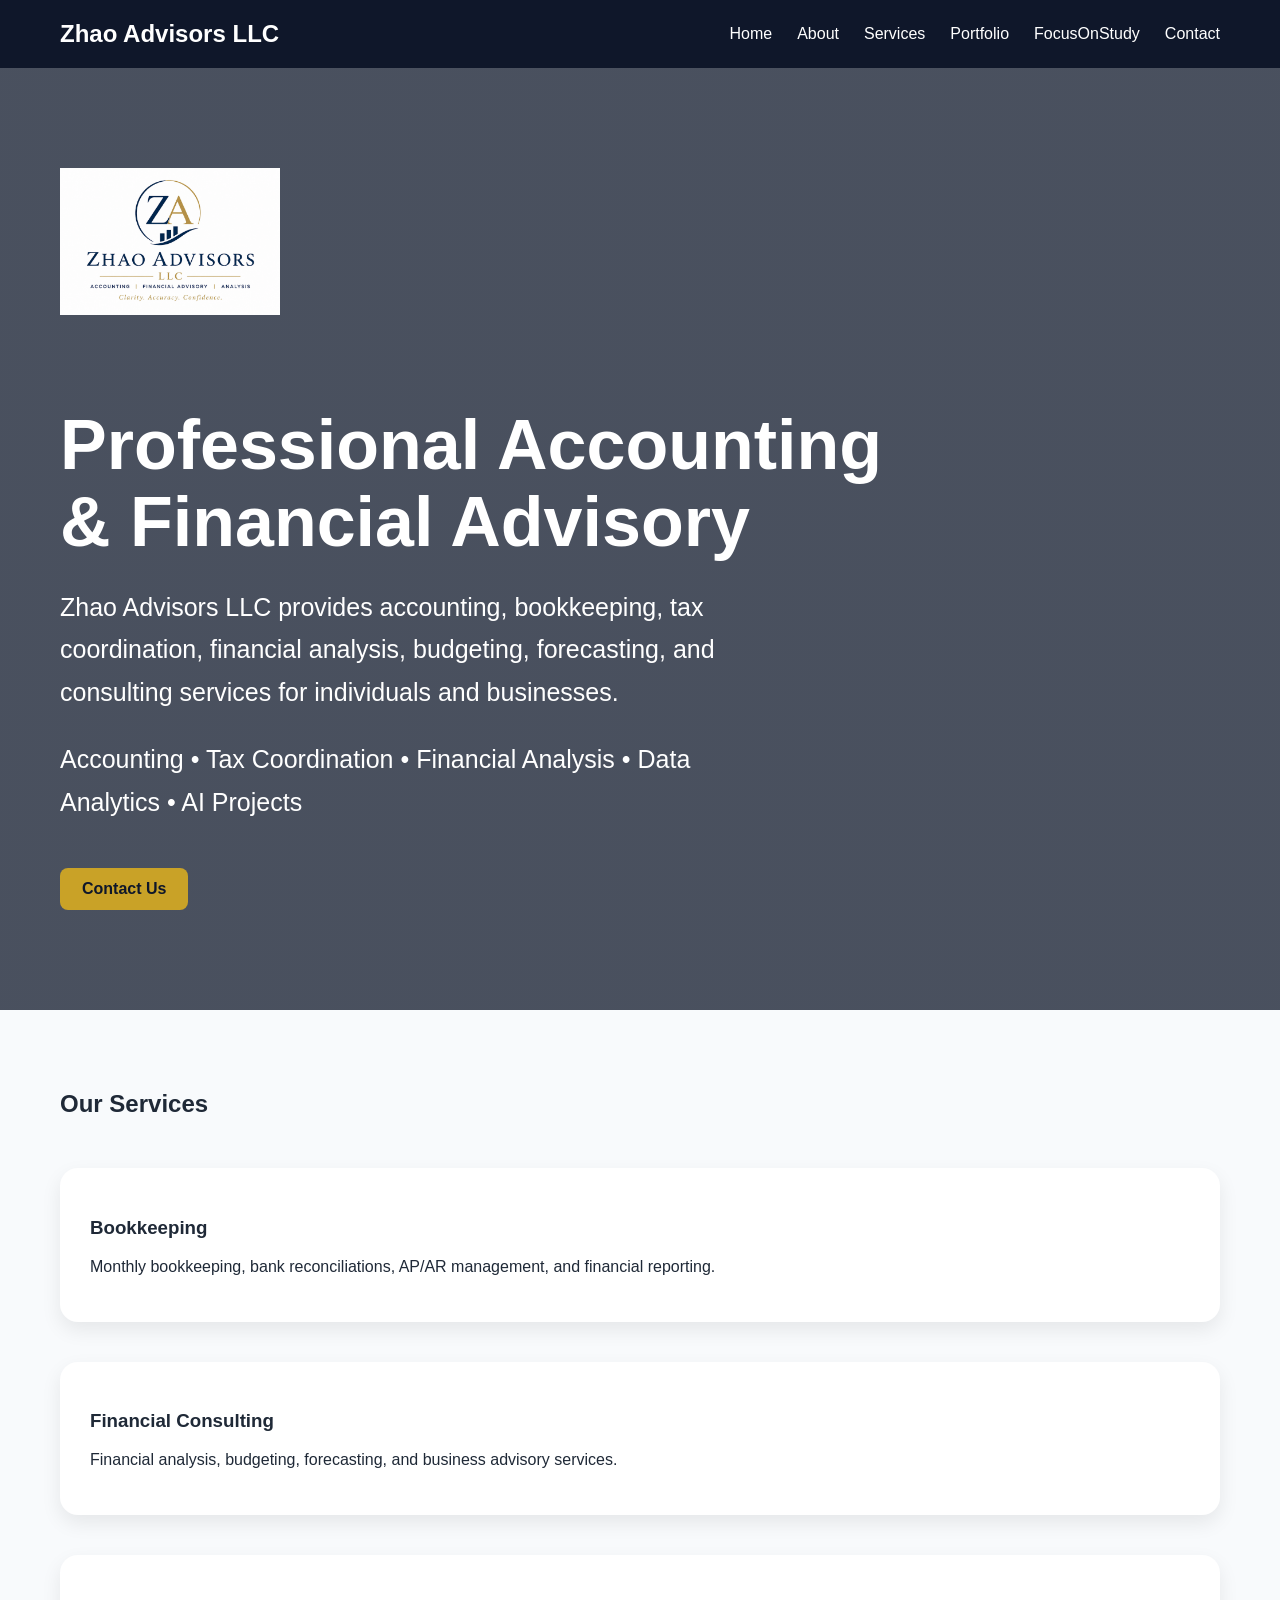
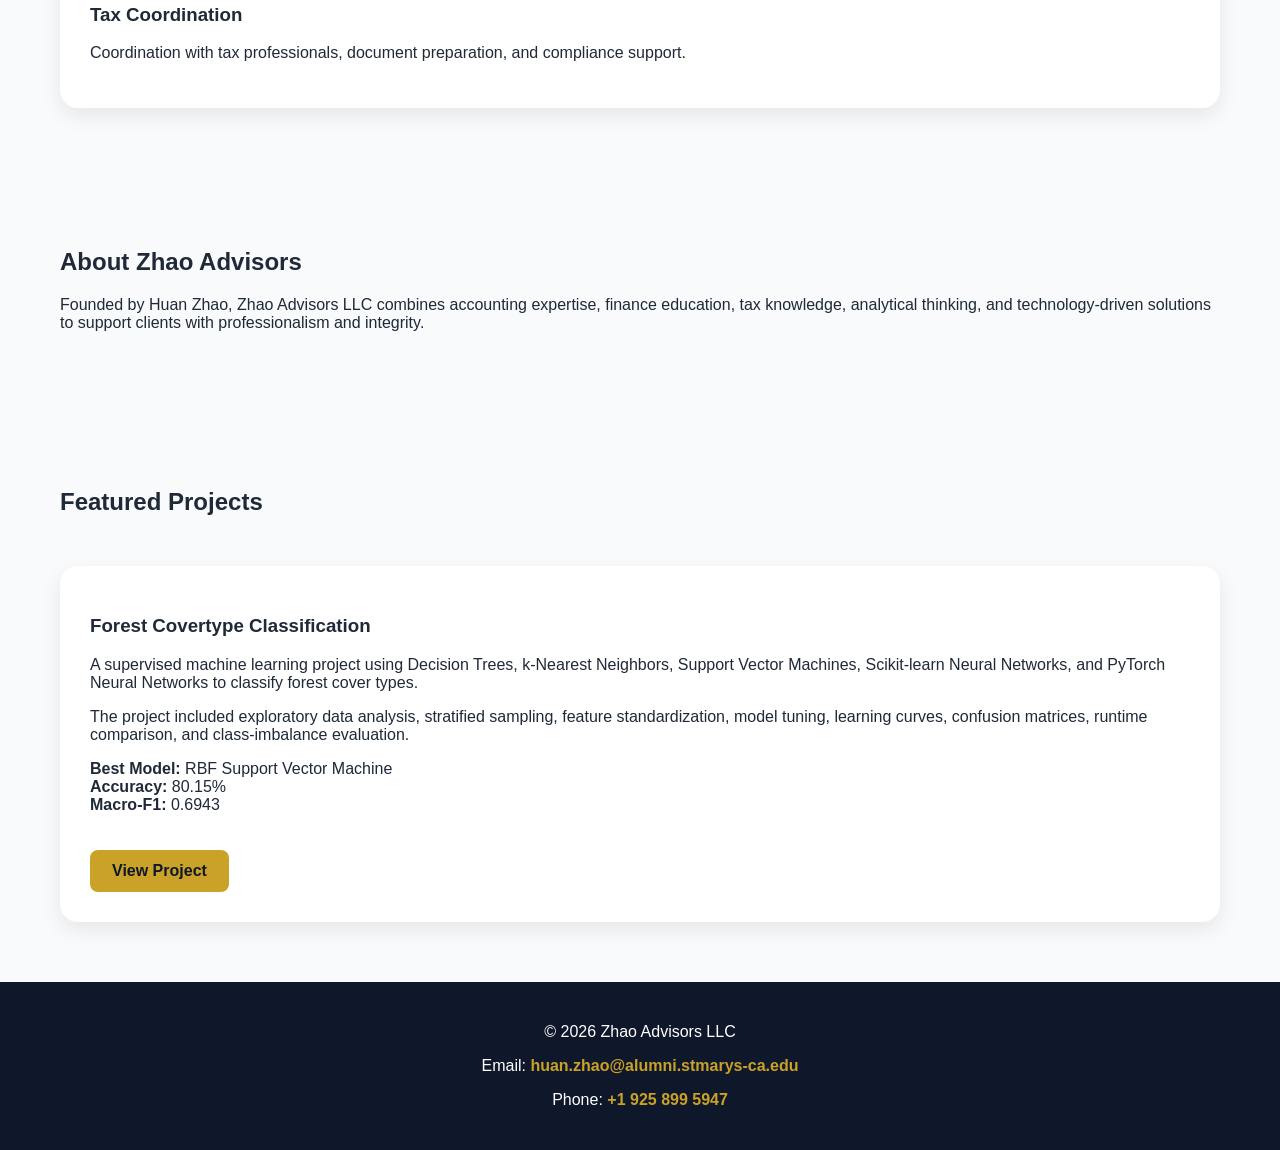
<file: index.html>
<!DOCTYPE html>
<html lang="en">

<head>
    <meta charset="UTF-8">
    <meta name="viewport" content="width=device-width, initial-scale=1.0">
    <title>Zhao Advisors LLC</title>
    <link rel="stylesheet" href="style.css">
</head>

<body>

<header>
    <div style="display:flex; align-items:center; gap:15px;">
        <div class="logo">
            Zhao Advisors LLC
        </div>
    </div>

    <nav>
        <a href="index.html">Home</a>
        <a href="about.html">About</a>
        <a href="services.html">Services</a>
        <a href="portfolio.html">Portfolio</a>
        <a href="focus/index.html">FocusOnStudy</a>
        <a href="contact.html">Contact</a>        
    </nav>
</header>

<section class="hero">
    <img src="logo.png"
         alt="Zhao Advisors Logo"
         style="
            width:220px;
            height:auto;
            margin-bottom:30px;
         ">

    <h1>
        Professional Accounting<br>
        & Financial Advisory
    </h1>

    <p>
        Zhao Advisors LLC provides accounting,
        bookkeeping, tax coordination,
        financial analysis, budgeting,
        forecasting, and consulting services
        for individuals and businesses.
    </p>

    <p style="margin-top:20px;">
        Accounting • Tax Coordination • Financial Analysis • Data Analytics • AI Projects
    </p>

    <a class="button" href="contact.html">
        Contact Us
    </a>
</section>

<section class="section">

    <h2>Our Services</h2>

    <div class="cards">

        <div class="card">
            <h3>Bookkeeping</h3>
            <p>
                Monthly bookkeeping,
                bank reconciliations,
                AP/AR management,
                and financial reporting.
            </p>
        </div>

        <div class="card">
            <h3>Financial Consulting</h3>
            <p>
                Financial analysis,
                budgeting,
                forecasting,
                and business advisory services.
            </p>
        </div>

        <div class="card">
            <h3>Tax Coordination</h3>
            <p>
                Coordination with tax professionals,
                document preparation,
                and compliance support.
            </p>
        </div>

    </div>

</section>

<section class="section">

    <h2>About Zhao Advisors</h2>

    <p>
        Founded by Huan Zhao,
        Zhao Advisors LLC combines
        accounting expertise,
        finance education,
        tax knowledge,
        analytical thinking,
        and technology-driven solutions
        to support clients with professionalism and integrity.
    </p>

</section>

<section class="section">

    <h2>Featured Projects</h2>

    <div class="cards">

        <div class="card">

            <h3>Forest Covertype Classification</h3>

            <p>
                A supervised machine learning project using
                Decision Trees, k-Nearest Neighbors,
                Support Vector Machines, Scikit-learn Neural Networks,
                and PyTorch Neural Networks to classify forest cover types.
            </p>

            <p>
                The project included exploratory data analysis,
                stratified sampling, feature standardization,
                model tuning, learning curves, confusion matrices,
                runtime comparison, and class-imbalance evaluation.
            </p>

            <p>
                <strong>Best Model:</strong>
                RBF Support Vector Machine
                <br>
                <strong>Accuracy:</strong> 80.15%
                <br>
                <strong>Macro-F1:</strong> 0.6943
            </p>

            <a class="button" href="portfolio.html">
                View Project
            </a>

        </div>

    </div>

</section>

<footer>

    <p>
        © 2026 Zhao Advisors LLC
    </p>

    <p>
        Email:
        <a href="mailto:huan.zhao@alumni.stmarys-ca.edu">
            huan.zhao@alumni.stmarys-ca.edu
        </a>
    </p>

    <p>
        Phone:
        <a href="tel:+19258995947">
            +1 925 899 5947
        </a>
    </p>

</footer>

</body>
</html>
</file>
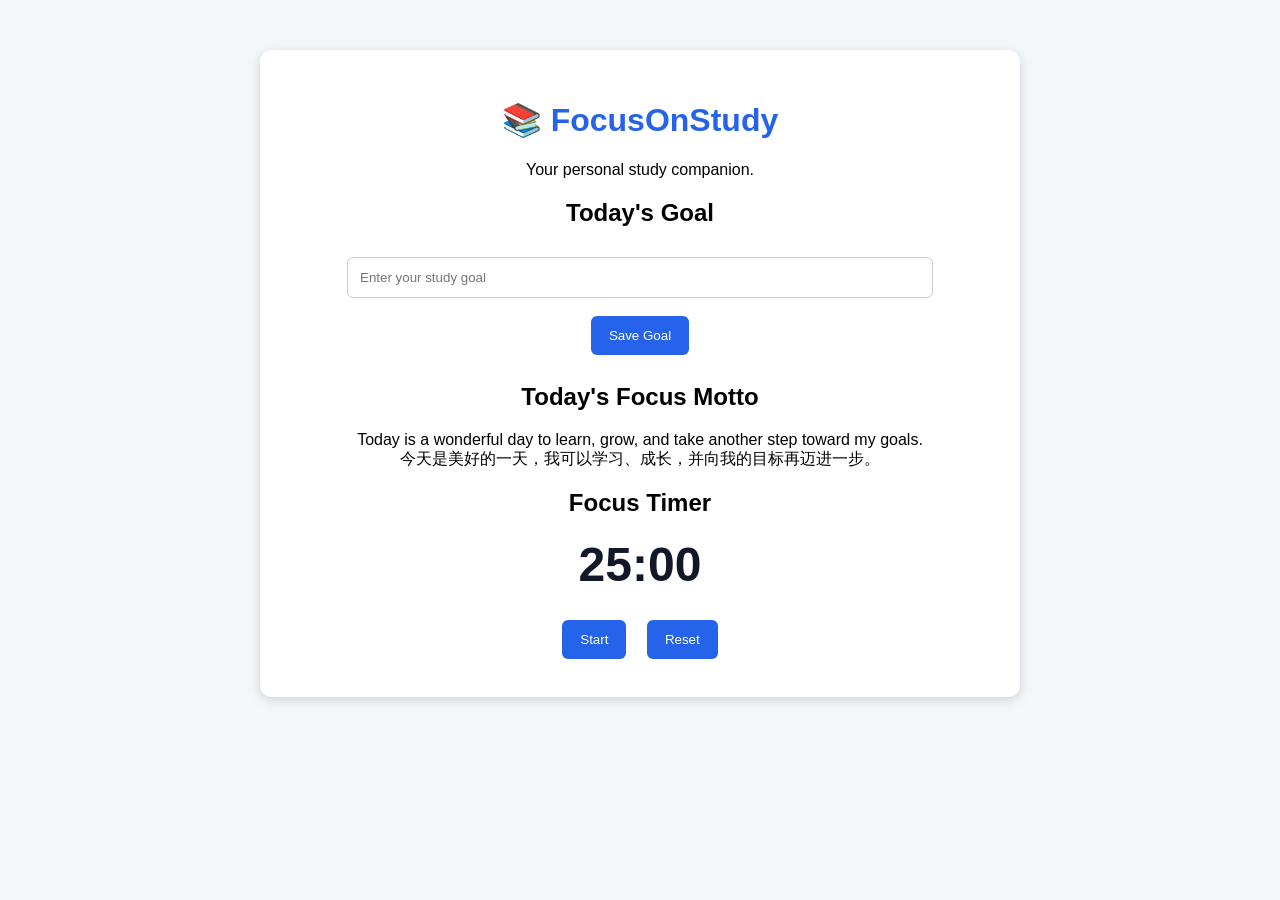
<file: focus/index.html>
<!DOCTYPE html>
<html lang="en">
<head>
    <meta charset="UTF-8">
    <meta name="viewport" content="width=device-width, initial-scale=1.0">
    <title>FocusOnStudy</title>
    <link rel="stylesheet" href="style.css">
</head>
<body>

<div class="container">

    <h1>📚 FocusOnStudy</h1>

    <p>Your personal study companion.</p>

    <h2>Today's Goal</h2>

    <input type="text" id="goal" placeholder="Enter your study goal">

    <button onclick="saveGoal()">Save Goal</button>

    <p id="goalDisplay"></p>
    <section class="motto-card">
    <h2>Today's Focus Motto</h2>
    <p id="random-motto"></p>
    </section>

    <h2>Focus Timer</h2>

    <div id="timer">25:00</div>

    <button onclick="startTimer()">Start</button>

    <button onclick="resetTimer()">Reset</button>

</div>

<script src="script.js"></script>

</body>
</html>
</file>
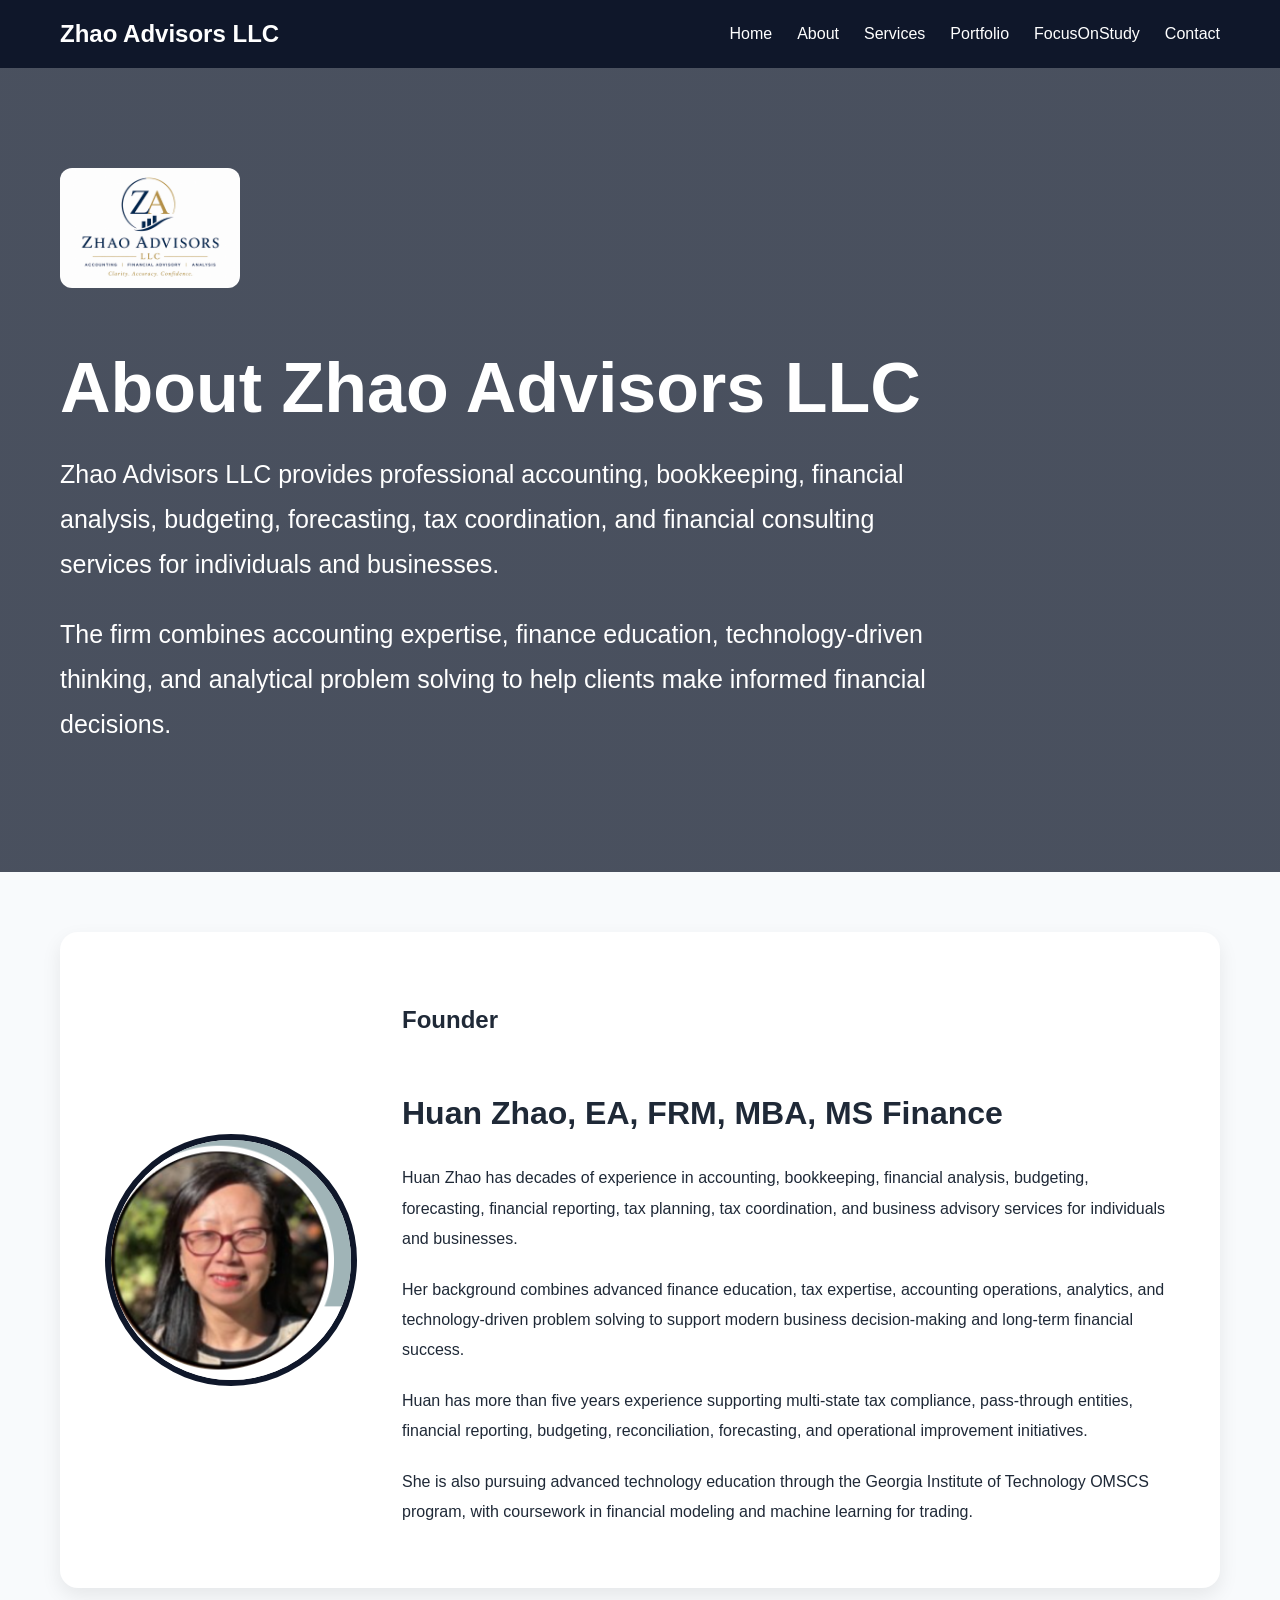
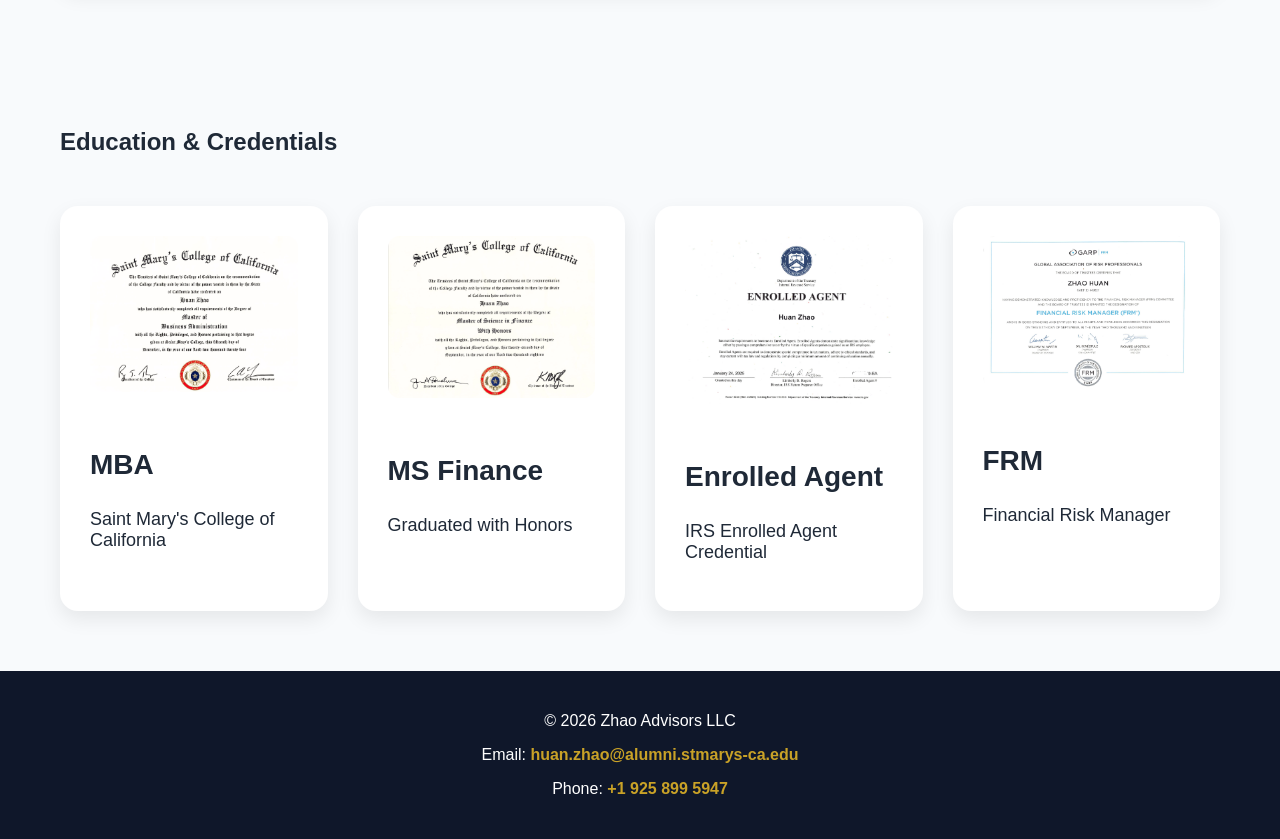
<file: about.html>
<!DOCTYPE html>
<html lang="en">

<head>
    <meta charset="UTF-8">
    <meta name="viewport" content="width=device-width, initial-scale=1.0">
    <title>About | Zhao Advisors LLC</title>
    <link rel="stylesheet" href="style.css">
</head>

<body>

<header>
    <div style="display:flex; align-items:center; gap:15px;">
     
        <div class="logo">Zhao Advisors LLC</div>
    </div>

    <nav>
    <a href="index.html">Home</a>
    <a href="about.html">About</a>
    <a href="services.html">Services</a>
    <a href="portfolio.html">Portfolio</a>
    <a href="focus/index.html">FocusOnStudy</a>
    <a href="contact.html">Contact</a>
    </nav>
    
</header>

<section class="hero">

     <img src="logo.png" alt="Zhao Advisors Logo" style="height:120px; border-radius:12px;">
    <h1>About Zhao Advisors LLC</h1>
      

    <p style="max-width:900px; line-height:1.8;">
        Zhao Advisors LLC provides professional accounting, bookkeeping,
        financial analysis, budgeting, forecasting, tax coordination,
        and financial consulting services for individuals and businesses.
    </p>

    <p style="max-width:900px; line-height:1.8;">
        The firm combines accounting expertise, finance education,
        technology-driven thinking, and analytical problem solving
        to help clients make informed financial decisions.
    </p>
</section>

<section class="section">
  

    <div class="card" style="padding:45px; display:flex; gap:45px; align-items:center; flex-wrap:wrap; line-height:1.9;">

        <img src="huan-profile.png"
             alt="Huan Zhao"
             style="
                width:240px;
                height:240px;
                border-radius:50%;
                object-fit:cover;
                border:6px solid #0f172a;
             ">

       <div style="flex:1; min-width:300px;">
    <h2 style="margin-bottom:40px;">Founder</h2>

    <h3 style="font-size:32px; margin-bottom:20px;">
        Huan Zhao, EA, FRM, MBA, MS Finance
    </h3>

    <p style="line-height:1.9; margin-bottom:20px;">

        Huan Zhao has decades of experience in accounting,
        bookkeeping, financial analysis, budgeting,
        forecasting, financial reporting,
        tax planning, tax coordination,
        and business advisory services
        for individuals and businesses.

    </p>

    <p style="line-height:1.9; margin-bottom:20px;">

        Her background combines advanced finance education,
        tax expertise, accounting operations,
        analytics, and technology-driven problem solving
        to support modern business decision-making
        and long-term financial success.

    </p>

    <p style="line-height:1.9; margin-bottom:20px;">

        Huan has more than five years experience supporting multi-state tax compliance,
        pass-through entities, financial reporting,
        budgeting, reconciliation,
        forecasting, and operational improvement initiatives.

    </p>

    <p style="line-height:1.9;">

        She is also pursuing advanced technology education through
        the Georgia Institute of Technology OMSCS program,
        with coursework in financial modeling
        and machine learning for trading.

    </p>

</div>
    </div>
</section>

<section class="section">
    <h2 style="margin-bottom:50px;">
        Education & Credentials</h2>

   <div class="cards"
         style="
            display:grid;
            grid-template-columns:repeat(4, 1fr);
            gap:30px;
         ">

        <div class="card">

     <img src="mba.png"
                 alt="MBA Degree"
                 style="
                    width:100%;
                    border-radius:12px;
                    margin-bottom:25px;
                 ">

            <h3 style="font-size:28px;">
                MBA
            </h3>

            <p style="font-size:18px;">
                Saint Mary's College of California
            </p>

        </div>

        <div class="card">

            <img src="msfinance.png"
                 alt="MS Finance Degree"
                 style="
                    width:100%;
                    border-radius:12px;
                    margin-bottom:25px;
                 ">

            <h3 style="font-size:28px;">
                MS Finance
            </h3>

            <p style="font-size:18px;">
                Graduated with Honors
            </p>

        </div>

        <div class="card">

            <img src="ea.png"
                 alt="EA Credential"
                 style="
                    width:100%;
                    border-radius:12px;
                    margin-bottom:25px;
                 ">

            <h3 style="font-size:28px;">
                Enrolled Agent
            </h3>

            <p style="font-size:18px;">
                IRS Enrolled Agent Credential
            </p>

        </div>

        <div class="card">

            <img src="frm.png"
                 alt="FRM Credential"
                 style="
                    width:100%;
                    border-radius:12px;
                    margin-bottom:25px;
                 ">

            <h3 style="font-size:28px;">
                FRM
            </h3>

            <p style="font-size:18px;">
                Financial Risk Manager
            </p>

        </div>

    </div>

</section>
<footer>
    <p>© 2026 Zhao Advisors LLC</p>

    <p>
        Email:
        <a href="mailto:huan.zhao@alumni.stmarys-ca.edu">
            huan.zhao@alumni.stmarys-ca.edu
        </a>
    </p>

    <p>
        Phone:
        <a href="tel:+19258995947">
            +1 925 899 5947
        </a>
    </p>
</footer>

</body>
</html>
</file>
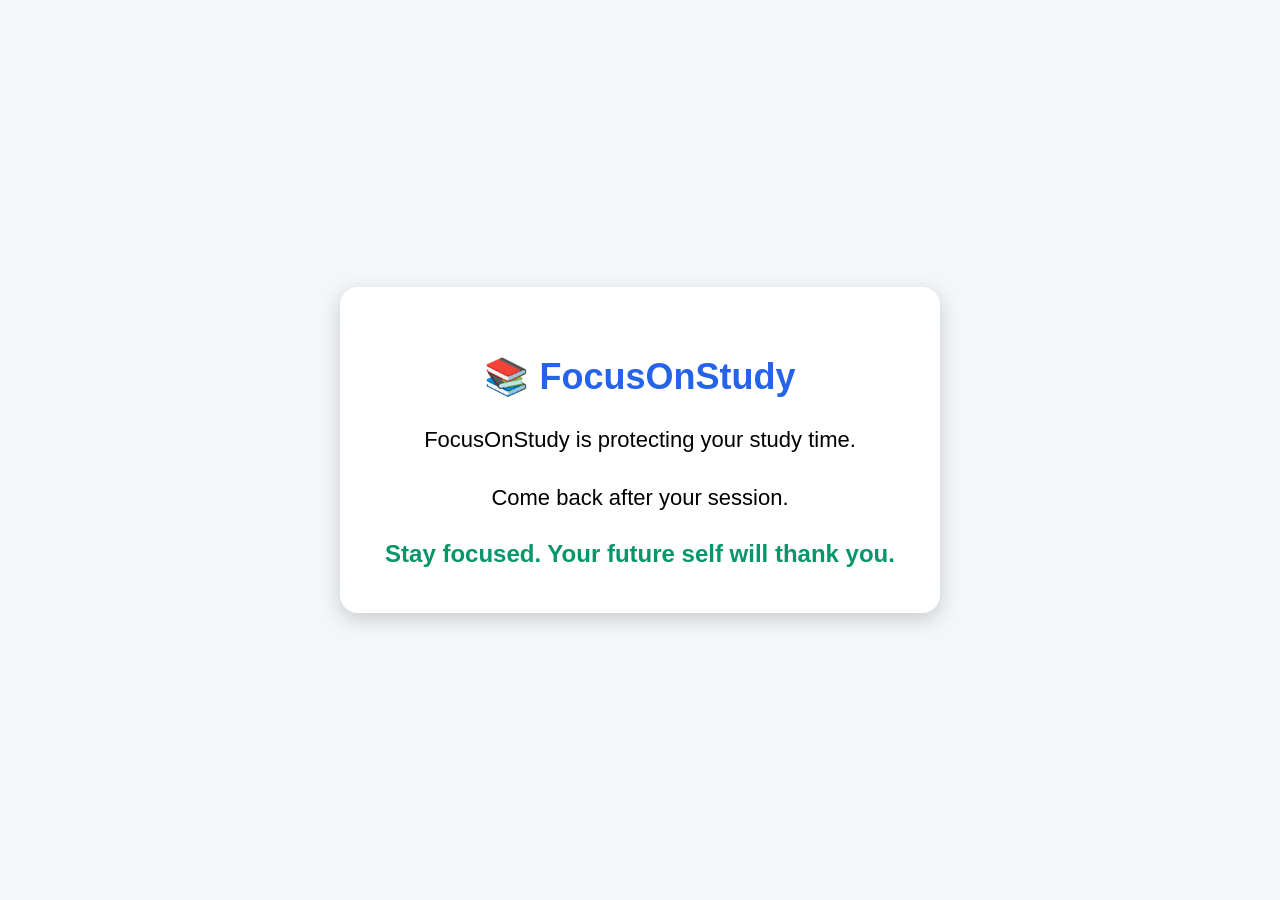
<file: blocked.html>
<!DOCTYPE html>
<html lang="en">
<head>
  <meta charset="UTF-8">
  <title>FocusOnStudy Protected</title>
  <style>
    body {
      margin: 0;
      font-family: Arial, sans-serif;
      background: #f4f7fa;
      height: 100vh;
      display: flex;
      justify-content: center;
      align-items: center;
      text-align: center;
    }

    .card {
      background: white;
      max-width: 650px;
      padding: 45px;
      border-radius: 18px;
      box-shadow: 0 6px 20px rgba(0,0,0,0.18);
    }

    h1 {
      color: #2563eb;
      font-size: 36px;
    }

    p {
      font-size: 22px;
      line-height: 1.6;
    }

    .points {
      margin-top: 25px;
      font-size: 24px;
      color: #059669;
      font-weight: bold;
    }
  </style>
</head>
<body>

  <div class="card">
    <h1>📚 FocusOnStudy</h1>

    <p>FocusOnStudy is protecting your study time.</p>

    <p>Come back after your session.</p>

    <div class="points">
      Stay focused. Your future self will thank you.
    </div>
  </div>

</body>
</html>
</file>
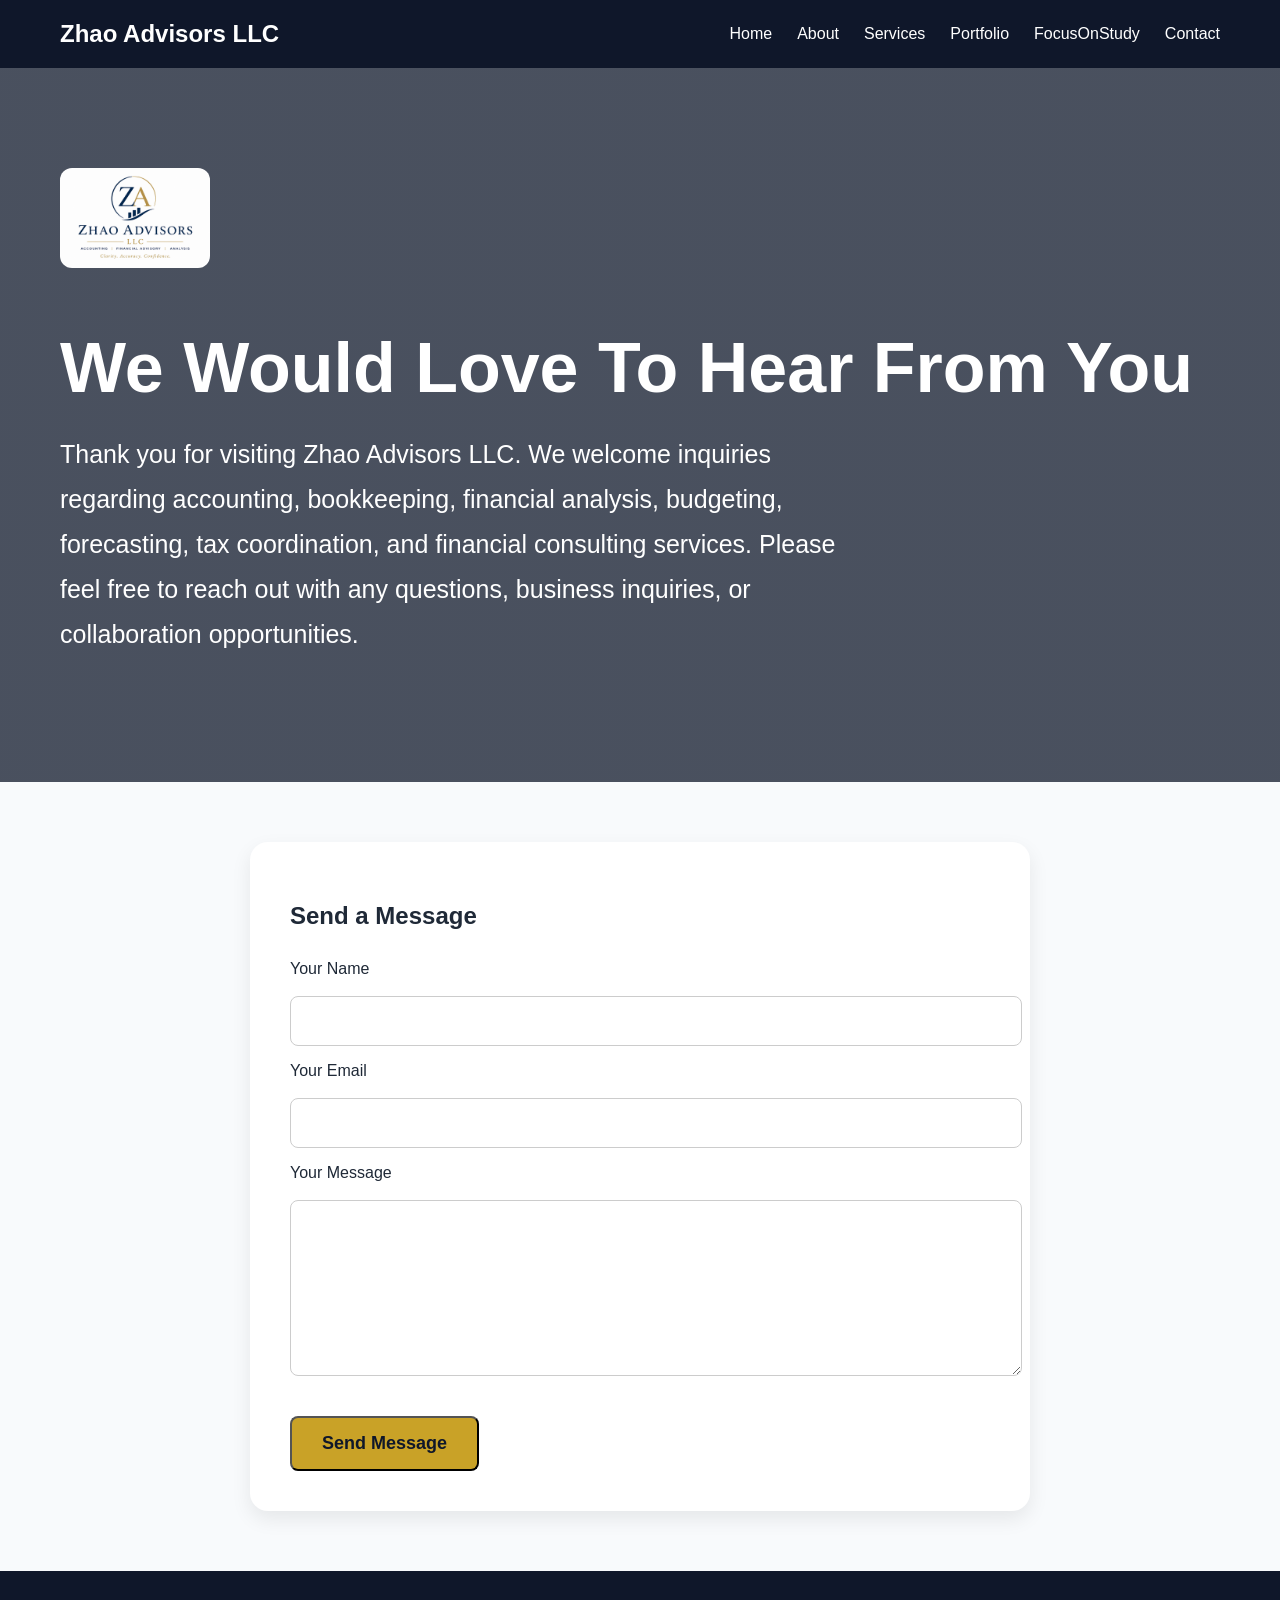
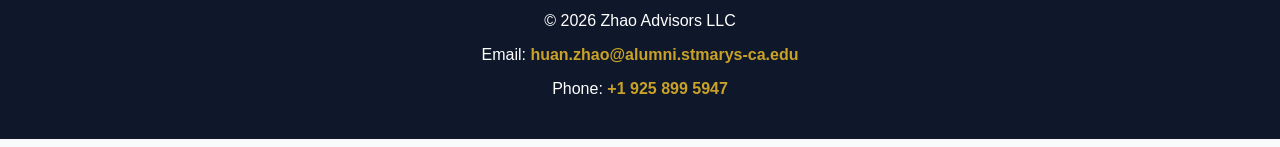
<file: contact.html>
<!DOCTYPE html>
<html lang="en">

<head>
    <meta charset="UTF-8">
    <meta name="viewport" content="width=device-width, initial-scale=1.0">
    <title>Contact | Zhao Advisors LLC</title>

    <link rel="stylesheet" href="style.css">
</head>

<body>

<header>

    <div style="display:flex; align-items:center; gap:15px;">

        <div class="logo">
            Zhao Advisors LLC
        </div>

    </div>

    <nav>
    <a href="index.html">Home</a>
    <a href="about.html">About</a>
    <a href="services.html">Services</a>
    <a href="portfolio.html">Portfolio</a>
    <a href="focus/index.html">FocusOnStudy</a>
    <a href="contact.html">Contact</a>
    </nav>

</header>

<section class="hero">


        <img src="logo.png"
             alt="Zhao Advisors Logo"
             style="height:100px; border-radius:12px;">

    
    <h1>We Would Love To Hear From You</h1>

    <p style="max-width:800px; line-height:1.8;">

        Thank you for visiting Zhao Advisors LLC.

        We welcome inquiries regarding accounting,
        bookkeeping, financial analysis,
        budgeting, forecasting,
        tax coordination,
        and financial consulting services.

        Please feel free to reach out with any questions,
        business inquiries,
        or collaboration opportunities.

    </p>

</section>

<section class="section">

    <div class="card"
         style="
            max-width:700px;
            margin:auto;
            padding:40px;
         ">

        <h2 style="margin-bottom:30px;">
            Send a Message
        </h2>

        <form action="https://formsubmit.co/huan.zhao@alumni.stmarys-ca.edu"
              method="POST">

            <input type="hidden"
                   name="_subject"
                   value="New message from Zhao Advisors website">

            <p>

                <label>
                    Your Name
                </label><br><br>

                <input type="text"
                       name="name"
                       required
                       style="
                            width:100%;
                            padding:15px;
                            font-size:16px;
                            border-radius:8px;
                            border:1px solid #ccc;
                       ">

            </p>

            <p>

                <label>
                    Your Email
                </label><br><br>

                <input type="email"
                       name="email"
                       required
                       style="
                            width:100%;
                            padding:15px;
                            font-size:16px;
                            border-radius:8px;
                            border:1px solid #ccc;
                       ">

            </p>

            <p>

                <label>
                    Your Message
                </label><br><br>

                <textarea name="message"
                          rows="8"
                          required
                          style="
                                width:100%;
                                padding:15px;
                                font-size:16px;
                                border-radius:8px;
                                border:1px solid #ccc;
                          "></textarea>

            </p>

            <button class="button"
                    type="submit"
                    style="
                        font-size:18px;
                        padding:15px 30px;
                    ">

                Send Message

            </button>

        </form>

    </div>

</section>

<footer>

    <p>
        © 2026 Zhao Advisors LLC
    </p>

    <p>
        Email:
        <a href="mailto:huan.zhao@alumni.stmarys-ca.edu">
            huan.zhao@alumni.stmarys-ca.edu
        </a>
    </p>

    <p>
        Phone:
        <a href="tel:+19258995947">
            +1 925 899 5947
        </a>
    </p>

</footer>

</body>
</html>
</file>
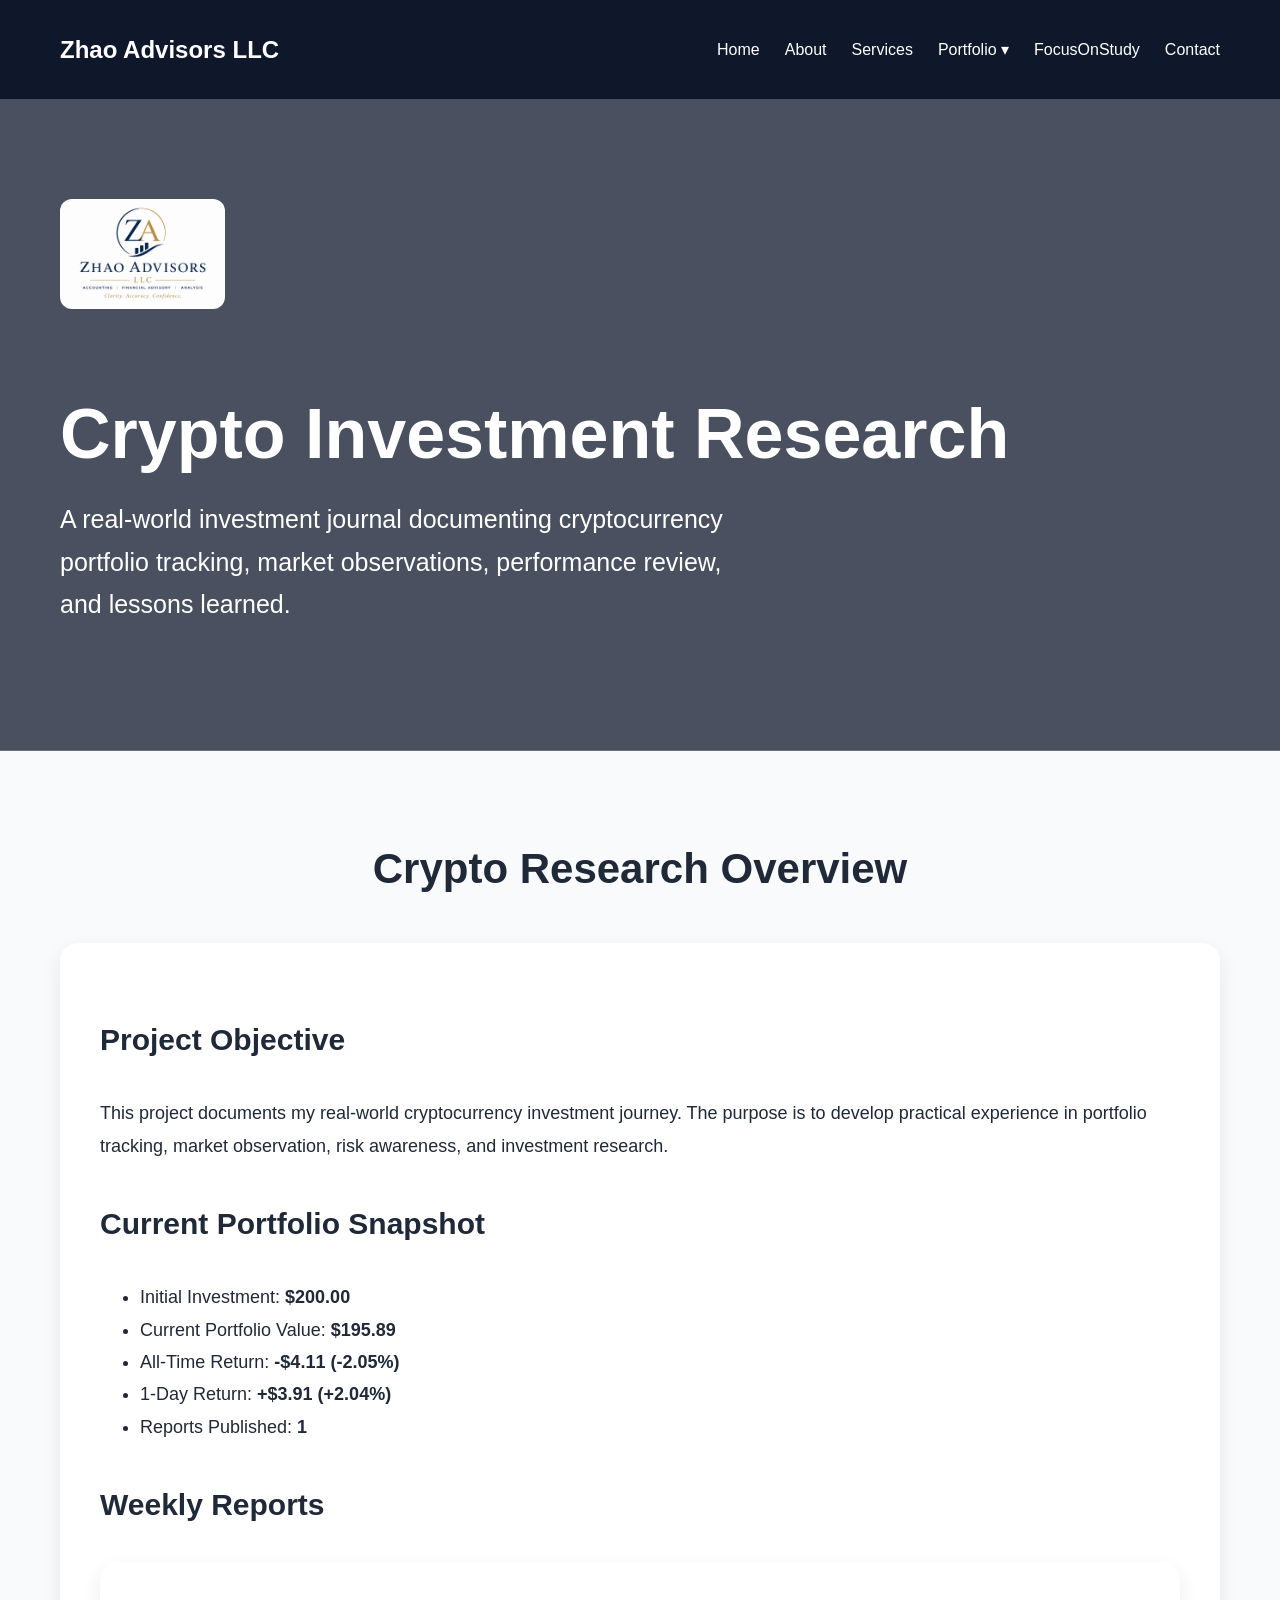
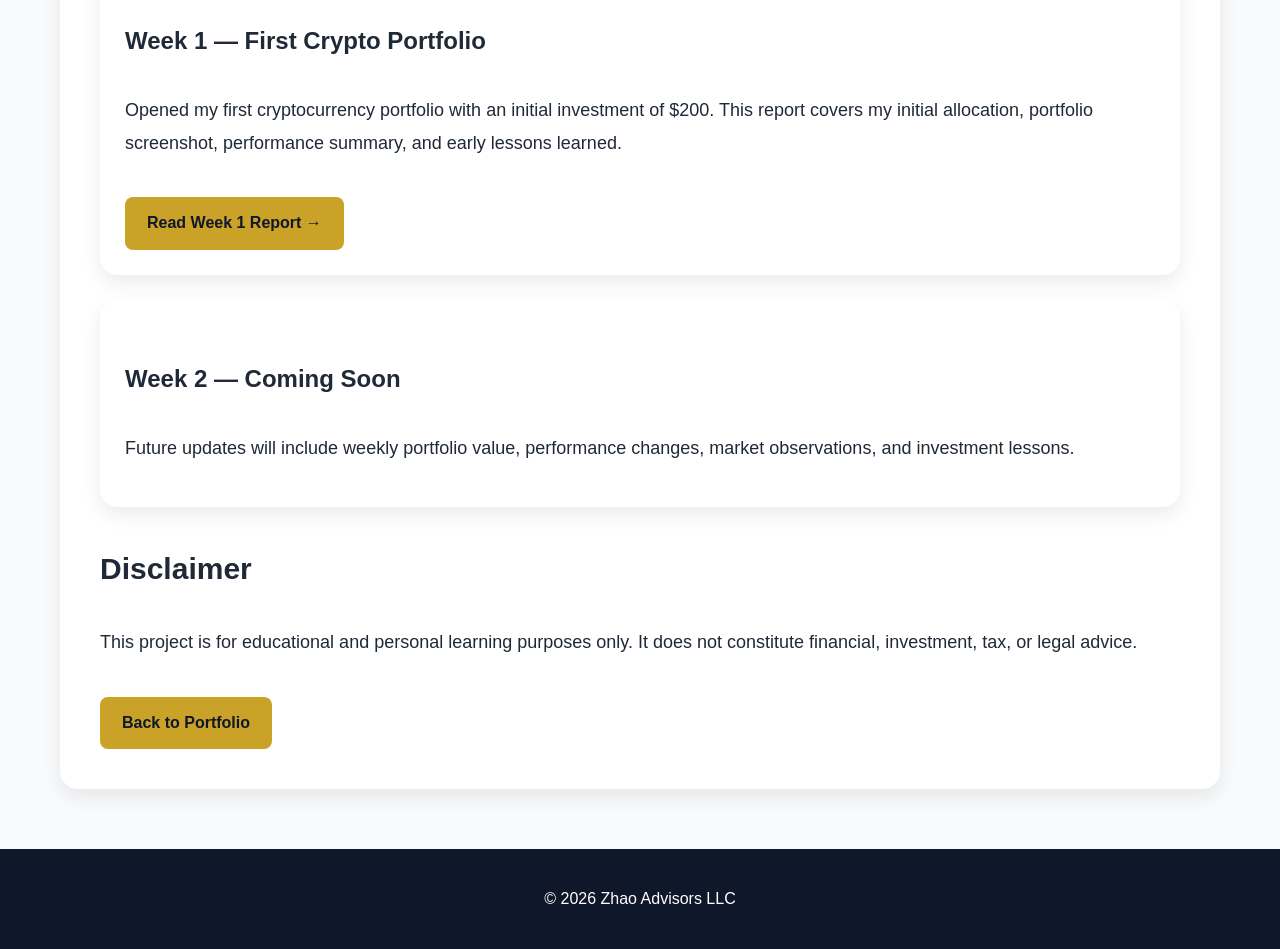
<file: crypto-reports.html>
<!DOCTYPE html>
<html lang="en">

<head>
    <meta charset="UTF-8">
    <meta name="viewport" content="width=device-width, initial-scale=1.0">
    <title>Crypto Investment Research | Zhao Advisors LLC</title>
    <link rel="stylesheet" href="style.css">
</head>

<body>

<header>
    <div class="logo">Zhao Advisors LLC</div>

    <nav>
        <a href="index.html">Home</a>
        <a href="about.html">About</a>
        <a href="services.html">Services</a>

        <div class="dropdown">
            <span class="dropbtn">Portfolio ▾</span>
            <div class="dropdown-content">
                <a href="portfolio.html#ai-projects">Analytics & AI Projects</a>
                <a href="portfolio.html#financial-projects">Financial Analytics</a>
                <a href="portfolio.html#crypto-journey">Crypto Investment Journey</a>
                <a href="portfolio.html#accounting-projects">Accounting & Systems</a>
            </div>
        </div>

        <a href="focus/index.html">FocusOnStudy</a>
        <a href="contact.html">Contact</a>
    </nav>
</header>

<section class="hero">
    <img src="logo.png"
         alt="Zhao Advisors Logo"
         style="height:110px; border-radius:12px; margin-bottom:25px;">

    <h1>Crypto Investment Research</h1>

    <p>
        A real-world investment journal documenting cryptocurrency portfolio tracking,
        market observations, performance review, and lessons learned.
    </p>
</section>

<section class="section">

    <h2 style="text-align:center; margin-bottom:50px; font-size:42px;">
        Crypto Research Overview
    </h2>

    <div class="card" style="max-width:1100px; margin:auto; padding:40px; line-height:1.8;">

        <h3 style="font-size:30px;">Project Objective</h3>

        <p style="font-size:18px;">
            This project documents my real-world cryptocurrency investment journey.
            The purpose is to develop practical experience in portfolio tracking,
            market observation, risk awareness, and investment research.
        </p>

        <h3 style="font-size:30px; margin-top:35px;">Current Portfolio Snapshot</h3>

        <ul style="font-size:18px;">
            <li>Initial Investment: <strong>$200.00</strong></li>
            <li>Current Portfolio Value: <strong>$195.89</strong></li>
            <li>All-Time Return: <strong>-$4.11 (-2.05%)</strong></li>
            <li>1-Day Return: <strong>+$3.91 (+2.04%)</strong></li>
            <li>Reports Published: <strong>1</strong></li>
        </ul>

        <h3 style="font-size:30px; margin-top:35px;">Weekly Reports</h3>

        <div class="card" style="padding:25px; margin-top:20px;">
            <h4 style="font-size:24px;">Week 1 — First Crypto Portfolio</h4>
            <p style="font-size:18px;">
                Opened my first cryptocurrency portfolio with an initial investment of $200.
                This report covers my initial allocation, portfolio screenshot, performance summary,
                and early lessons learned.
            </p>

            <a class="button" href="reports/week1.html">
                Read Week 1 Report →
            </a>
        </div>

        <div class="card" style="padding:25px; margin-top:25px;">
            <h4 style="font-size:24px;">Week 2 — Coming Soon</h4>
            <p style="font-size:18px;">
                Future updates will include weekly portfolio value, performance changes,
                market observations, and investment lessons.
            </p>
        </div>

        <h3 style="font-size:30px; margin-top:35px;">Disclaimer</h3>

        <p style="font-size:18px;">
            This project is for educational and personal learning purposes only.
            It does not constitute financial, investment, tax, or legal advice.
        </p>

        <a class="button" href="portfolio.html#crypto-journey">
            Back to Portfolio
        </a>

    </div>

</section>

<footer>
    <p>© 2026 Zhao Advisors LLC</p>
</footer>

</body>
</html>
</file>
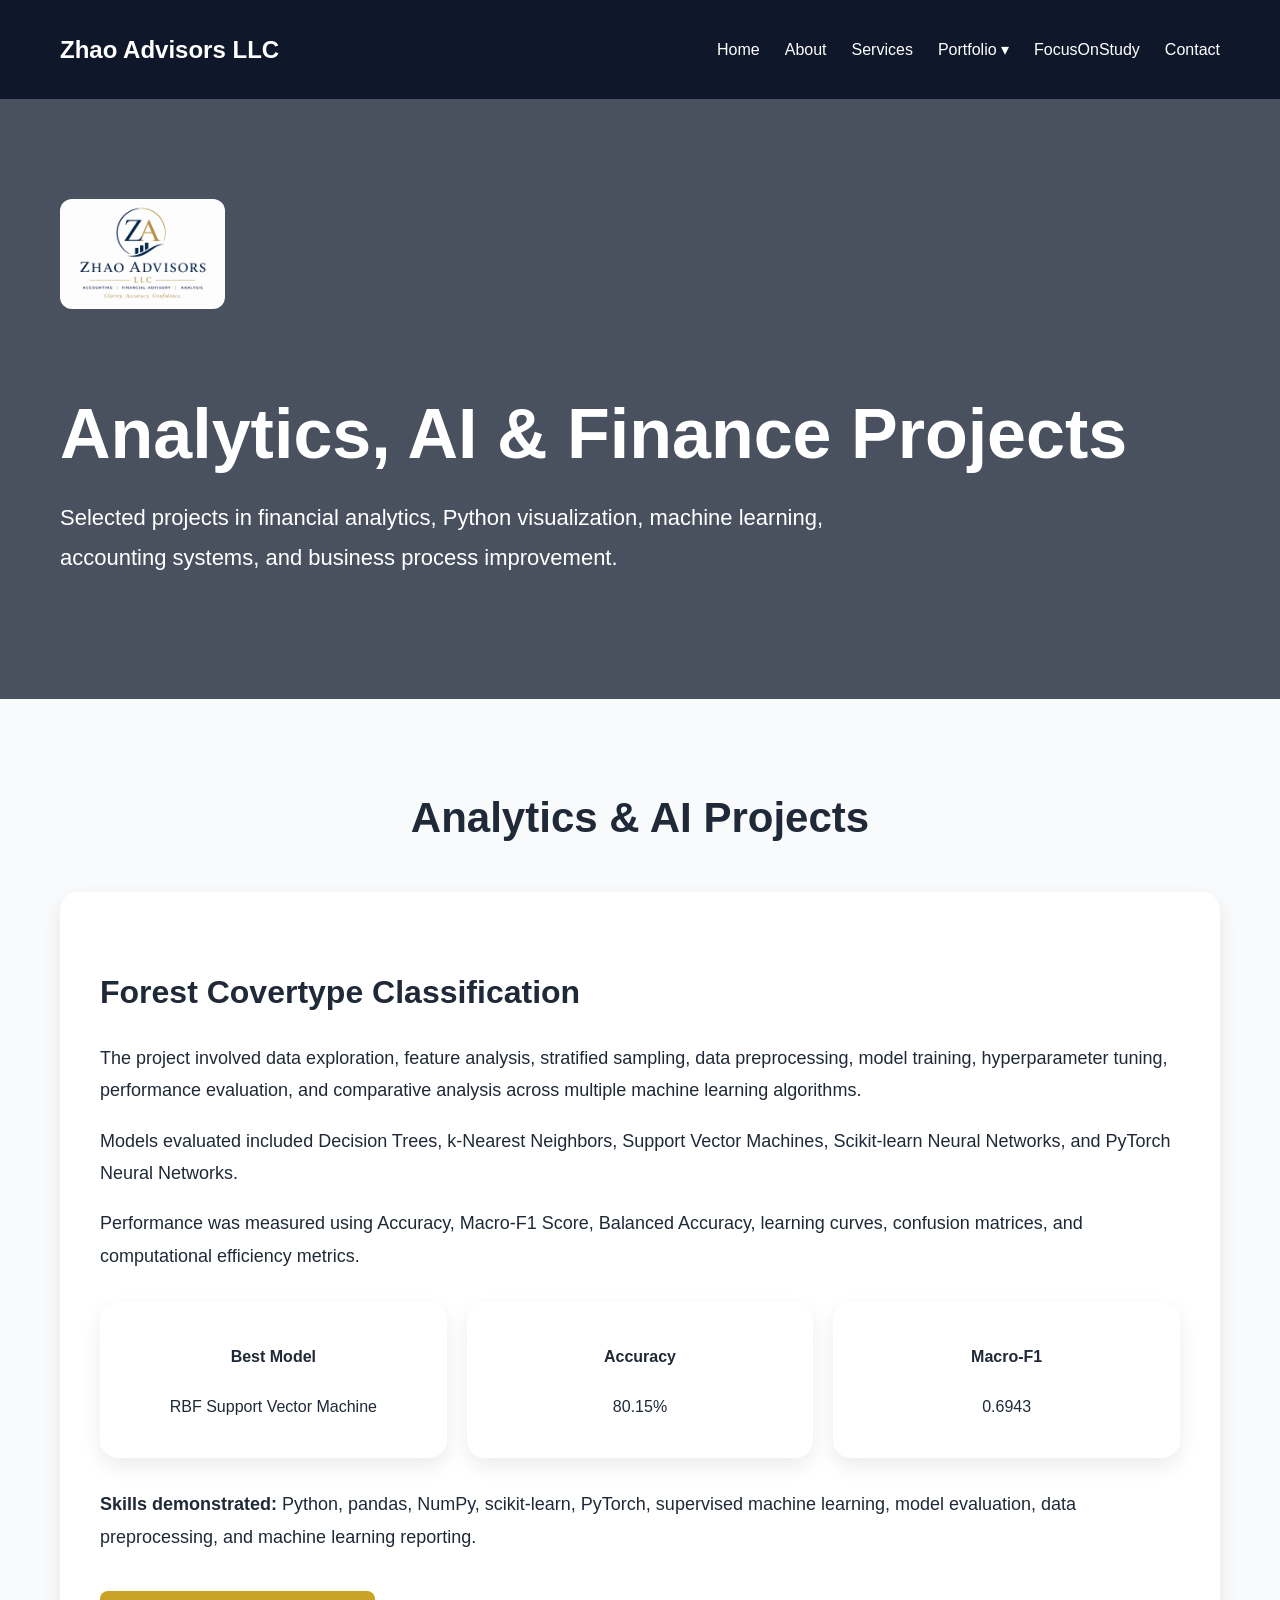
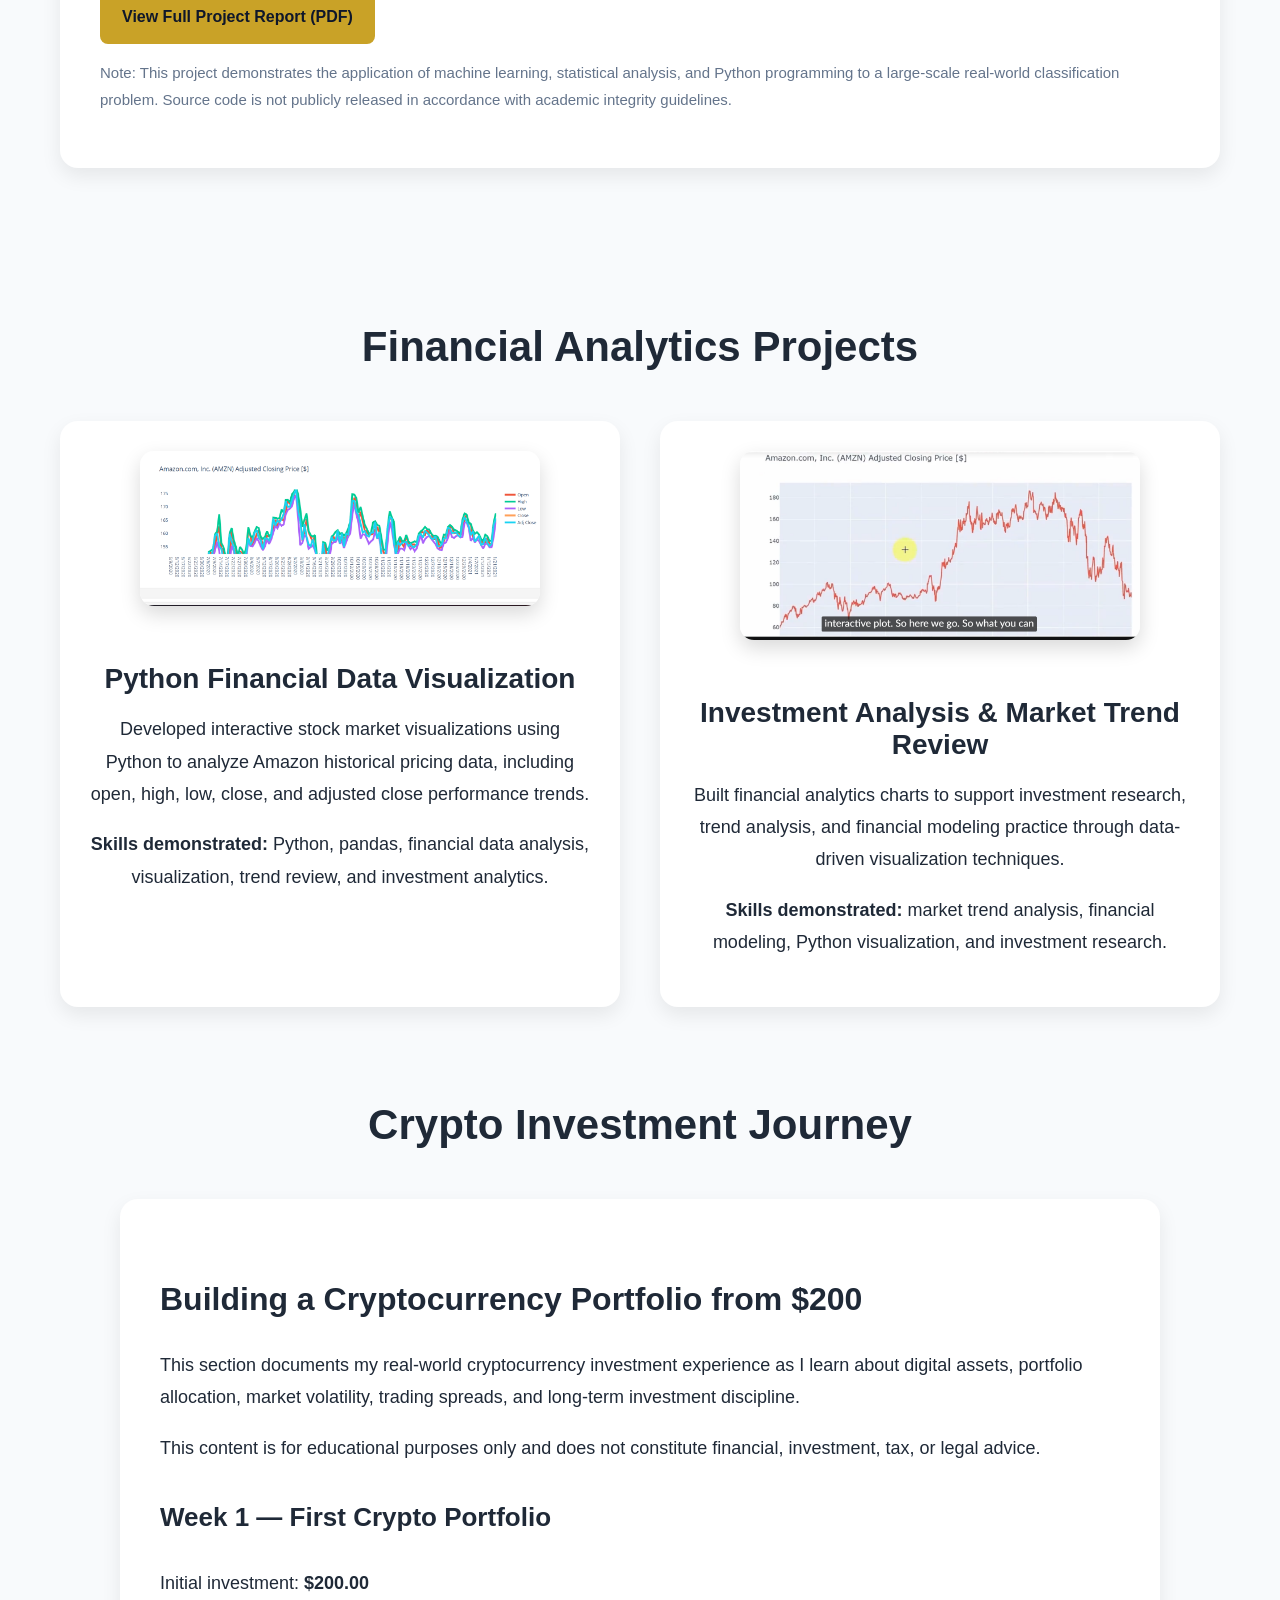
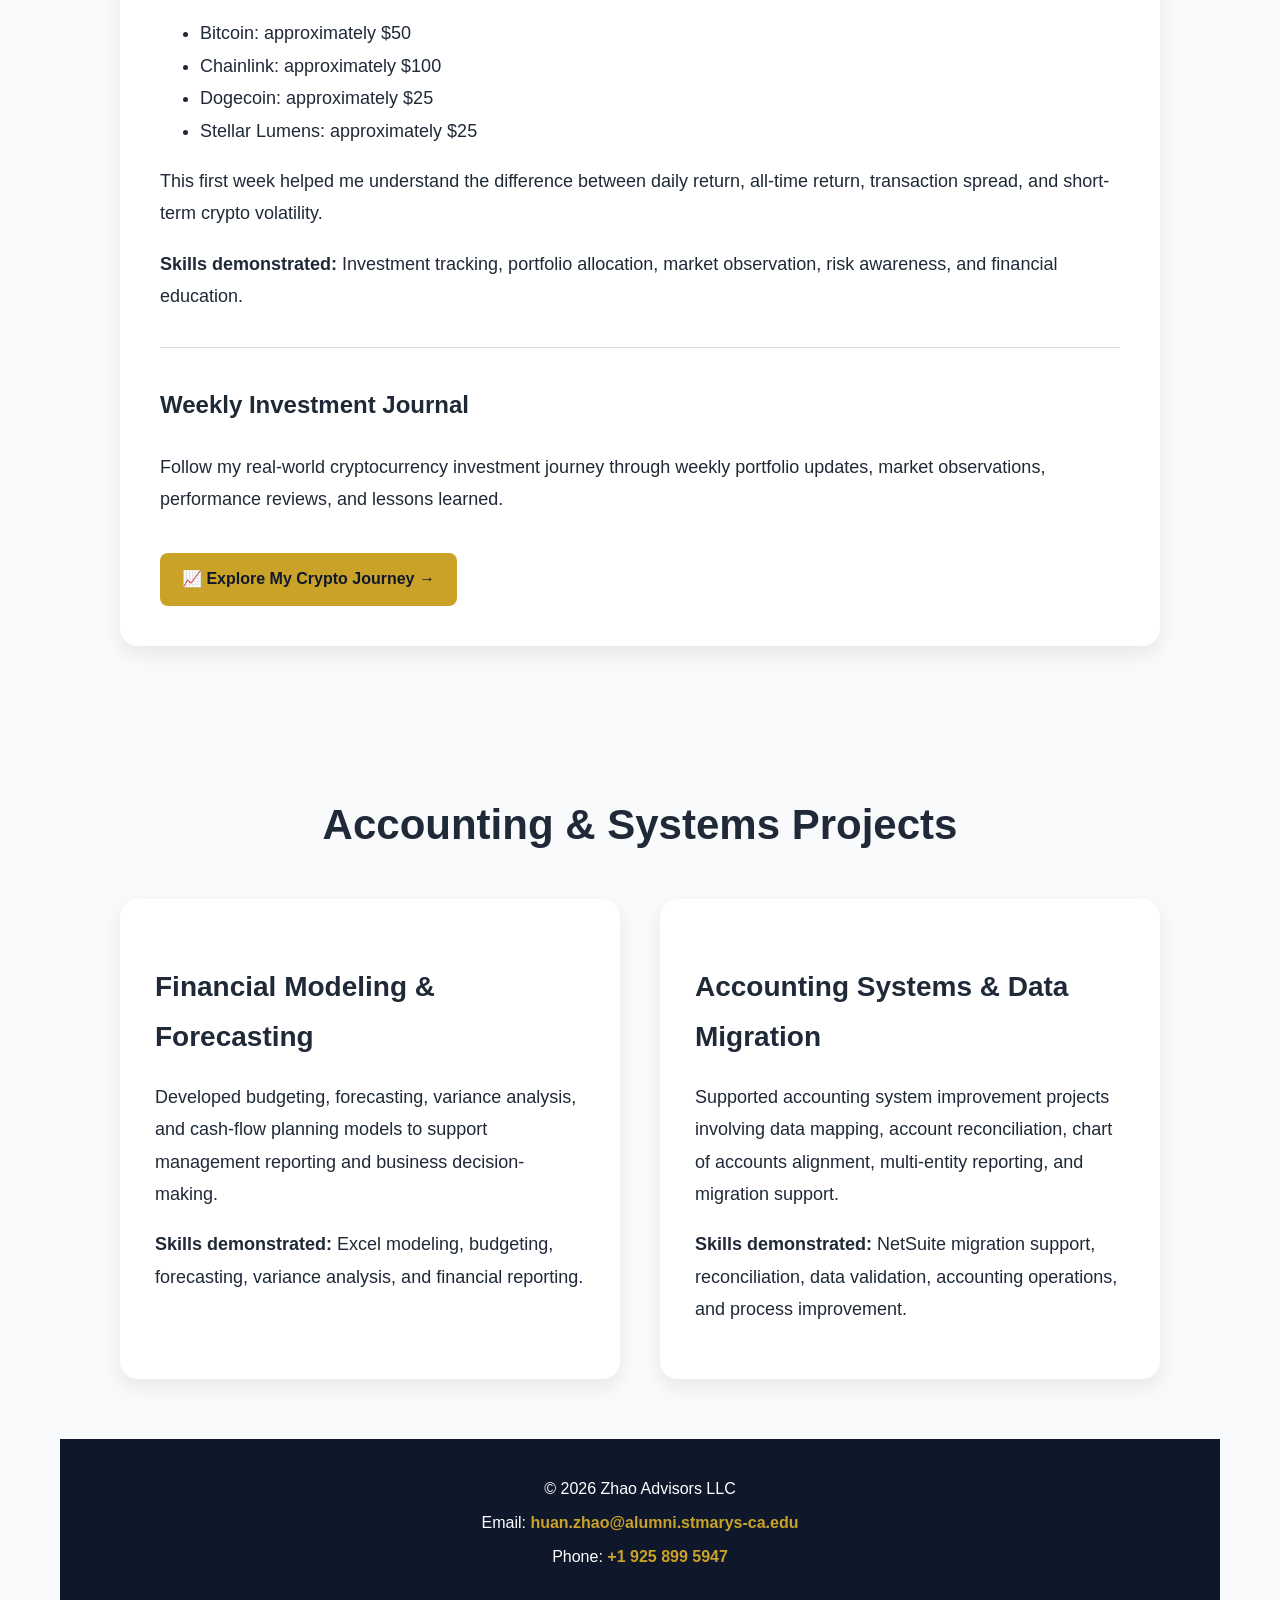
<file: portfolio.html>
<!DOCTYPE html>
<html lang="en">

<head>
    <meta charset="UTF-8">
    <meta name="viewport" content="width=device-width, initial-scale=1.0">
    <title>Portfolio | Zhao Advisors LLC</title>
    <link rel="stylesheet" href="style.css">
</head>

<body>

<header>

    <div style="display:flex; align-items:center; gap:15px;">
        <div class="logo">
            Zhao Advisors LLC
        </div>
    </div>

    <nav>
        <a href="index.html">Home</a>
        <a href="about.html">About</a>
        <a href="services.html">Services</a>

        <div class="dropdown">
            <span class="dropbtn">
                Portfolio ▾
            </span>
            <div class="dropdown-content">
                <a href="portfolio.html#ai-projects">Analytics & AI Projects</a>
                <a href="portfolio.html#financial-projects">Financial Analytics</a>
                <a href="portfolio.html#crypto-journey">Crypto Investment Journey</a>
                <a href="portfolio.html#accounting-projects">Accounting & Systems</a>
            </div>
        </div>

        <a href="focus/index.html">FocusOnStudy</a>
        <a href="contact.html">Contact</a>
    </nav>

</header>

<section class="hero">

    <img src="logo.png"
         alt="Zhao Advisors Logo"
         style="height:110px; border-radius:12px; margin-bottom:25px;">

    <h1>Analytics, AI & Finance Projects</h1>

    <p style="max-width:850px; line-height:1.8; font-size:22px;">
        Selected projects in financial analytics, Python visualization,
        machine learning, accounting systems, and business process improvement.
    </p>

</section>

<section class="section" id="ai-projects">

    <h2 style="text-align:center; margin-bottom:50px; font-size:42px;">
        Analytics & AI Projects
    </h2>

    <div style="display:grid; grid-template-columns:1fr; gap:40px; max-width:1200px; margin:auto;">

        <div class="card" style="padding:40px; line-height:1.8;">

            <h3 style="font-size:32px; margin-bottom:20px;">
                Forest Covertype Classification
            </h3>

            <p style="font-size:18px;">
                The project involved data exploration, feature analysis, stratified sampling,
                data preprocessing, model training, hyperparameter tuning, performance evaluation,
                and comparative analysis across multiple machine learning algorithms.
            </p>

            <p style="font-size:18px;">
                Models evaluated included Decision Trees, k-Nearest Neighbors,
                Support Vector Machines, Scikit-learn Neural Networks, and PyTorch Neural Networks.
            </p>

            <p style="font-size:18px;">
                Performance was measured using Accuracy, Macro-F1 Score, Balanced Accuracy,
                learning curves, confusion matrices, and computational efficiency metrics.
            </p>

            <div style="display:grid; grid-template-columns:repeat(3, 1fr); gap:20px; margin:30px 0; text-align:center;">

                <div class="card" style="padding:20px;">
                    <h4>Best Model</h4>
                    <p>RBF Support Vector Machine</p>
                </div>

                <div class="card" style="padding:20px;">
                    <h4>Accuracy</h4>
                    <p>80.15%</p>
                </div>

                <div class="card" style="padding:20px;">
                    <h4>Macro-F1</h4>
                    <p>0.6943</p>
                </div>

            </div>

            <p style="font-size:18px;">
                <strong>Skills demonstrated:</strong>
                Python, pandas, NumPy, scikit-learn, PyTorch, supervised machine learning,
                model evaluation, data preprocessing, and machine learning reporting.
            </p>

            <a class="button"
               href="Forest_Covertype_Classification_Huan_Zhao.pdf"
               target="_blank">
                View Full Project Report (PDF)
            </a>

            <p style="font-size:15px; color:#64748B; margin-top:15px;">
                Note: This project demonstrates the application of machine learning,
                statistical analysis, and Python programming to a large-scale real-world
                classification problem. Source code is not publicly released in accordance
                with academic integrity guidelines.
            </p>

        </div>

    </div>

</section>

<section class="section" id="financial-projects">

    <h2 style="text-align:center; margin-bottom:50px; font-size:42px;">
        Financial Analytics Projects
    </h2>

    <div style="display:grid; grid-template-columns:1fr 1fr; gap:40px; max-width:1400px; margin:auto;">

        <div class="card" style="padding:30px; text-align:center;">

            <img src="amzn-interactive-chart.png"
                 alt="Amazon Interactive Chart"
                 style="width:80%; border-radius:14px; margin-bottom:25px; box-shadow:0 8px 20px rgba(0,0,0,0.15);">

            <h3 style="font-size:28px; margin-bottom:15px;">
                Python Financial Data Visualization
            </h3>

            <p style="font-size:18px; line-height:1.8;">
                Developed interactive stock market visualizations using Python
                to analyze Amazon historical pricing data, including open, high,
                low, close, and adjusted close performance trends.
            </p>

            <p style="font-size:18px; line-height:1.8;">
                <strong>Skills demonstrated:</strong>
                Python, pandas, financial data analysis, visualization,
                trend review, and investment analytics.
            </p>

        </div>

        <div class="card" style="padding:30px; text-align:center;">

            <img src="amzn-adjusted-close.png"
                 alt="Amazon Adjusted Close Chart"
                 style="width:80%; border-radius:14px; margin-bottom:25px; box-shadow:0 8px 20px rgba(0,0,0,0.15);">

            <h3 style="font-size:28px; margin-bottom:15px;">
                Investment Analysis & Market Trend Review
            </h3>

            <p style="font-size:18px; line-height:1.8;">
                Built financial analytics charts to support investment research,
                trend analysis, and financial modeling practice through
                data-driven visualization techniques.
            </p>

            <p style="font-size:18px; line-height:1.8;">
                <strong>Skills demonstrated:</strong>
                market trend analysis, financial modeling, Python visualization,
                and investment research.
            </p>

        </div>

    </div>

<section class="section" id="crypto-journey">

    <h2 style="text-align:center; margin-bottom:50px; font-size:42px;">
        Crypto Investment Journey
    </h2>

    <div class="card" style="padding:40px; line-height:1.8; max-width:1100px; margin:auto;">

        <h3 style="font-size:32px; margin-bottom:20px;">
            Building a Cryptocurrency Portfolio from $200
        </h3>

        <p style="font-size:18px;">
            This section documents my real-world cryptocurrency investment experience
            as I learn about digital assets, portfolio allocation, market volatility,
            trading spreads, and long-term investment discipline.
        </p>

        <p style="font-size:18px;">
            This content is for educational purposes only and does not constitute
            financial, investment, tax, or legal advice.
        </p>

        <h3 style="font-size:26px; margin-top:30px;">
            Week 1 — First Crypto Portfolio
        </h3>

        <p style="font-size:18px;">
            Initial investment:
            <strong>$200.00</strong>
        </p>

        <ul style="font-size:18px; line-height:1.8;">
            <li>Bitcoin: approximately $50</li>
            <li>Chainlink: approximately $100</li>
            <li>Dogecoin: approximately $25</li>
            <li>Stellar Lumens: approximately $25</li>
        </ul>

        <p style="font-size:18px;">
            This first week helped me understand the difference between daily return,
            all-time return, transaction spread, and short-term crypto volatility.
        </p>

        <p style="font-size:18px;">
            <strong>Skills demonstrated:</strong>
            Investment tracking, portfolio allocation, market observation,
            risk awareness, and financial education.
        </p>

        <hr style="margin:35px 0; border:0; border-top:1px solid #ddd;">

        <h3 style="font-size:24px;">
            Weekly Investment Journal
        </h3>

        <p style="font-size:18px;">
            Follow my real-world cryptocurrency investment journey through weekly
            portfolio updates, market observations, performance reviews, and
            lessons learned.
        </p>

        <a class="button" href="crypto-reports.html">
            📈 Explore My Crypto Journey →
        </a>

    </div>

</section>

<section class="section" id="accounting-projects">

    <h2 style="text-align:center; margin-bottom:50px; font-size:42px;">
        Accounting & Systems Projects
    </h2>

    <div style="display:grid; grid-template-columns:1fr 1fr; gap:40px; max-width:1400px; margin:auto;">

        <div class="card" style="padding:35px; line-height:1.8;">

            <h3 style="font-size:28px; margin-bottom:15px;">
                Financial Modeling & Forecasting
            </h3>

            <p style="font-size:18px;">
                Developed budgeting, forecasting, variance analysis,
                and cash-flow planning models to support management reporting
                and business decision-making.
            </p>

            <p style="font-size:18px;">
                <strong>Skills demonstrated:</strong>
                Excel modeling, budgeting, forecasting, variance analysis,
                and financial reporting.
            </p>

        </div>

        <div class="card" style="padding:35px; line-height:1.8;">

            <h3 style="font-size:28px; margin-bottom:15px;">
                Accounting Systems & Data Migration
            </h3>

            <p style="font-size:18px;">
                Supported accounting system improvement projects involving
                data mapping, account reconciliation, chart of accounts alignment,
                multi-entity reporting, and migration support.
            </p>

            <p style="font-size:18px;">
                <strong>Skills demonstrated:</strong>
                NetSuite migration support, reconciliation, data validation,
                accounting operations, and process improvement.
            </p>

        </div>

    </div>

</section>

<footer>

    <p>© 2026 Zhao Advisors LLC</p>

    <p>
        Email:
        <a href="mailto:huan.zhao@alumni.stmarys-ca.edu">
            huan.zhao@alumni.stmarys-ca.edu
        </a>
    </p>

    <p>
        Phone:
        <a href="tel:+19258995947">
            +1 925 899 5947
        </a>
    </p>

</footer>

</body>
</html>
</file>
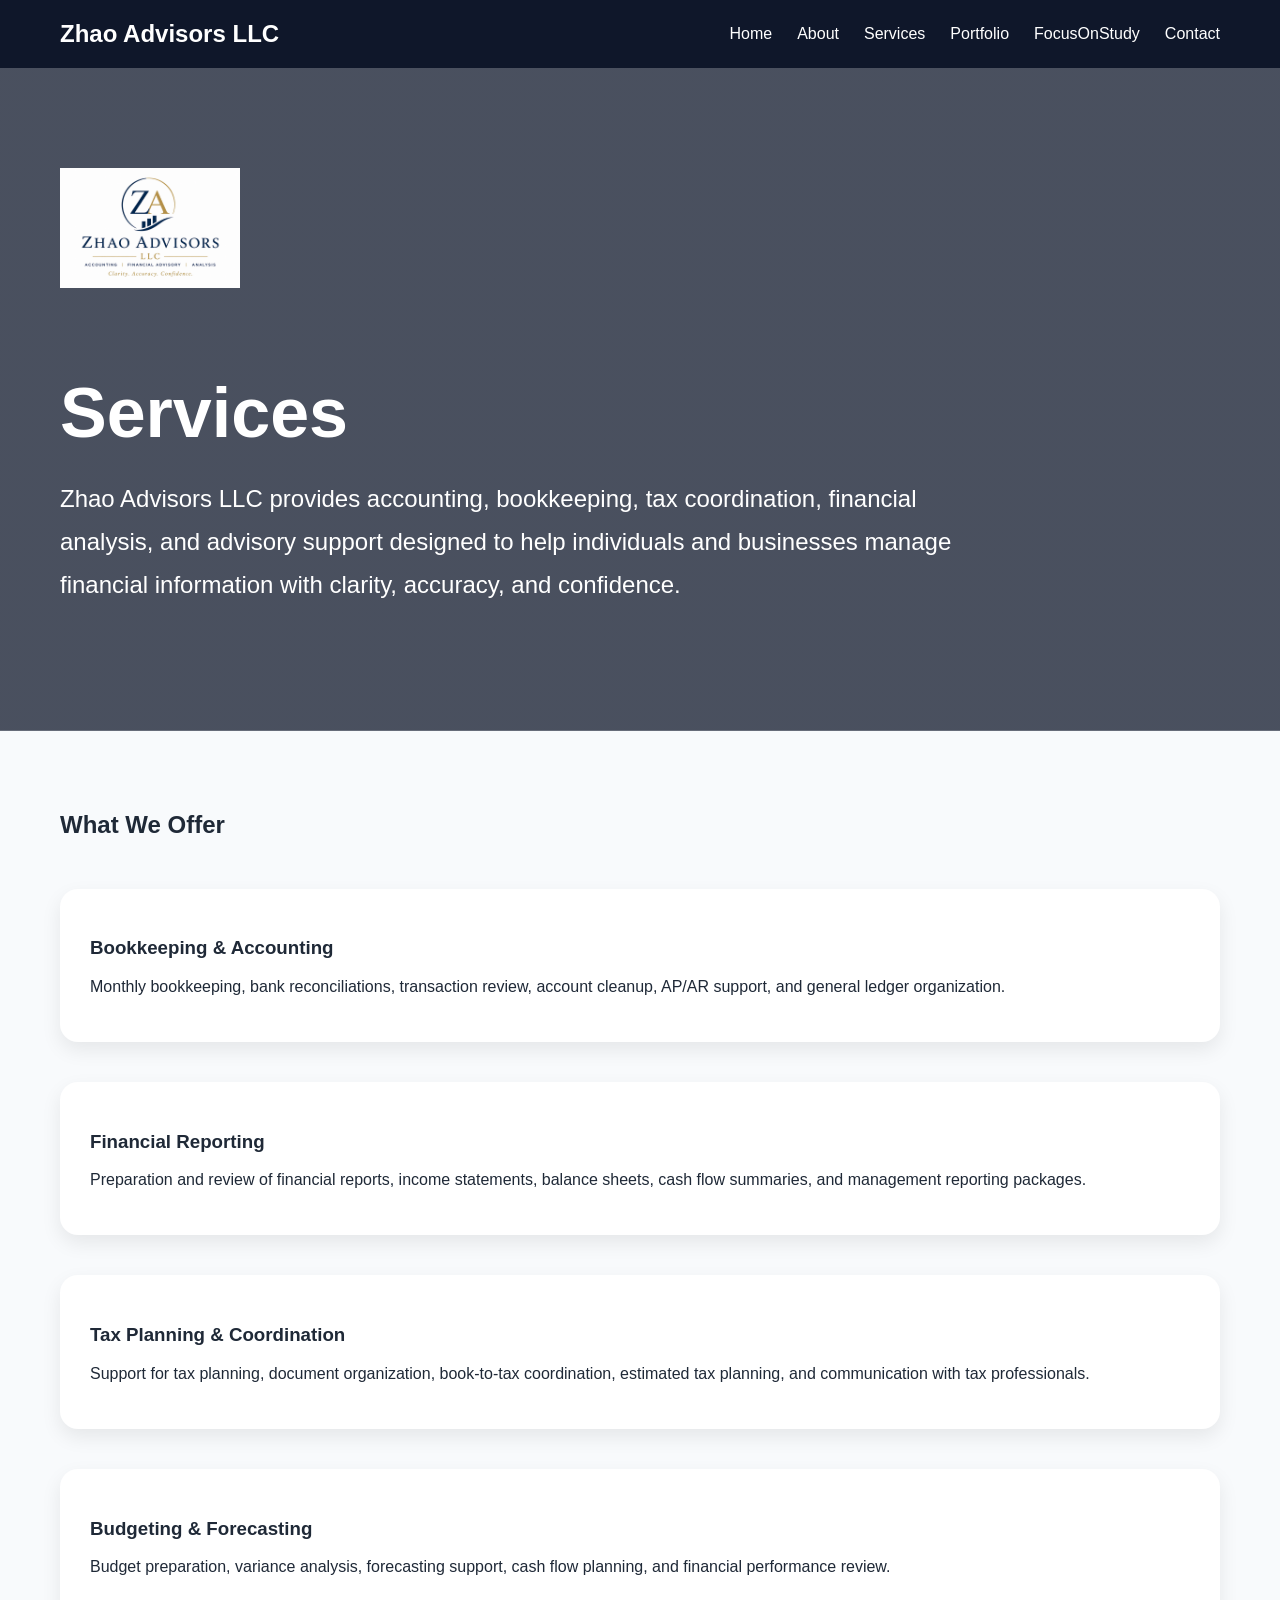
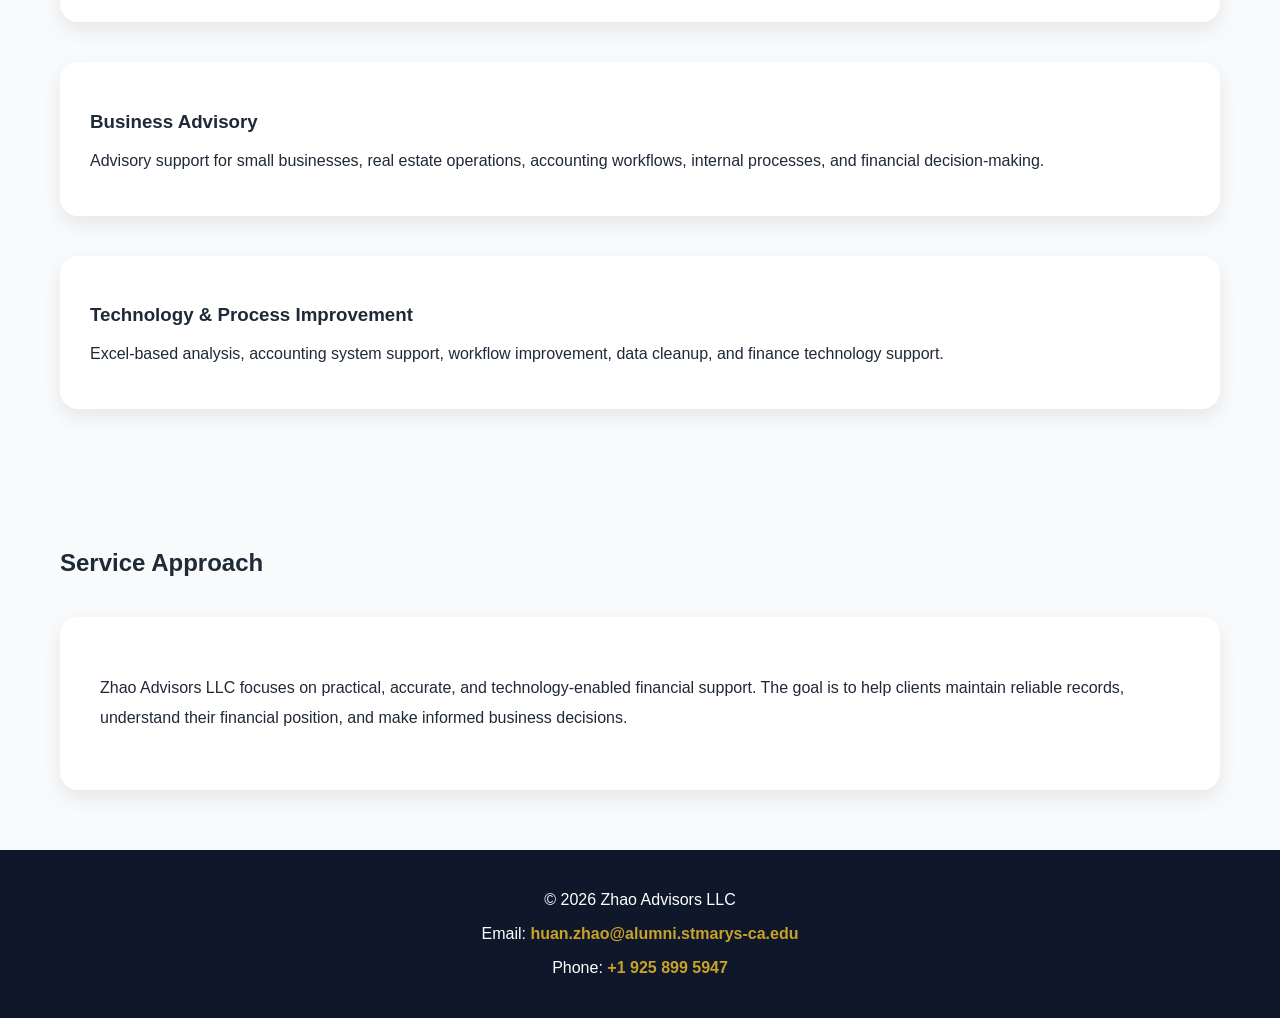
<file: services.html>
<!DOCTYPE html>
<html lang="en">

<head>
    <meta charset="UTF-8">
    <meta name="viewport" content="width=device-width, initial-scale=1.0">
    <title>Services | Zhao Advisors LLC</title>
    <link rel="stylesheet" href="style.css">
</head>

<body>

<header>
    <div class="logo">Zhao Advisors LLC</div>

    <nav>
    <a href="index.html">Home</a>
    <a href="about.html">About</a>
    <a href="services.html">Services</a>
    <a href="portfolio.html">Portfolio</a>
    <a href="focus/index.html">FocusOnStudy</a>
    <a href="contact.html">Contact</a>
    </nav>
</header>

<section class="hero">

    <img src="logo.png"
         alt="Zhao Advisors Logo"
         style="height:120px; margin-bottom:25px;">

    <h1>Services</h1>

    <p style="max-width:900px; line-height:1.8; font-size:24px;">
        Zhao Advisors LLC provides accounting, bookkeeping,
        tax coordination, financial analysis, and advisory support
        designed to help individuals and businesses manage financial
        information with clarity, accuracy, and confidence.
    </p>

</section>

<section class="section">

    <h2 style="margin-bottom:40px;">What We Offer</h2>

    <div class="cards">

        <div class="card">
            <h3>Bookkeeping & Accounting</h3>
            <p>
                Monthly bookkeeping, bank reconciliations,
                transaction review, account cleanup, AP/AR support,
                and general ledger organization.
            </p>
        </div>

        <div class="card">
            <h3>Financial Reporting</h3>
            <p>
                Preparation and review of financial reports,
                income statements, balance sheets, cash flow summaries,
                and management reporting packages.
            </p>
        </div>

        <div class="card">
            <h3>Tax Planning & Coordination</h3>
            <p>
                Support for tax planning, document organization,
                book-to-tax coordination, estimated tax planning,
                and communication with tax professionals.
            </p>
        </div>

        <div class="card">
            <h3>Budgeting & Forecasting</h3>
            <p>
                Budget preparation, variance analysis,
                forecasting support, cash flow planning,
                and financial performance review.
            </p>
        </div>

        <div class="card">
            <h3>Business Advisory</h3>
            <p>
                Advisory support for small businesses,
                real estate operations, accounting workflows,
                internal processes, and financial decision-making.
            </p>
        </div>

        <div class="card">
            <h3>Technology & Process Improvement</h3>
            <p>
                Excel-based analysis, accounting system support,
                workflow improvement, data cleanup,
                and finance technology support.
            </p>
        </div>

    </div>

</section>

<section class="section">

    <h2 style="margin-bottom:40px;">Service Approach</h2>

    <div class="card" style="padding:40px; line-height:1.9;">
        <p>
            Zhao Advisors LLC focuses on practical, accurate,
            and technology-enabled financial support. The goal is to
            help clients maintain reliable records, understand their
            financial position, and make informed business decisions.
        </p>
    </div>

</section>

<footer>
    <p>© 2026 Zhao Advisors LLC</p>

    <p>
        Email:
        <a href="mailto:huan.zhao@alumni.stmarys-ca.edu">
            huan.zhao@alumni.stmarys-ca.edu
        </a>
    </p>

    <p>
        Phone:
        <a href="tel:+19258995947">
            +1 925 899 5947
        </a>
    </p>
</footer>

</body>
</html>
</file>
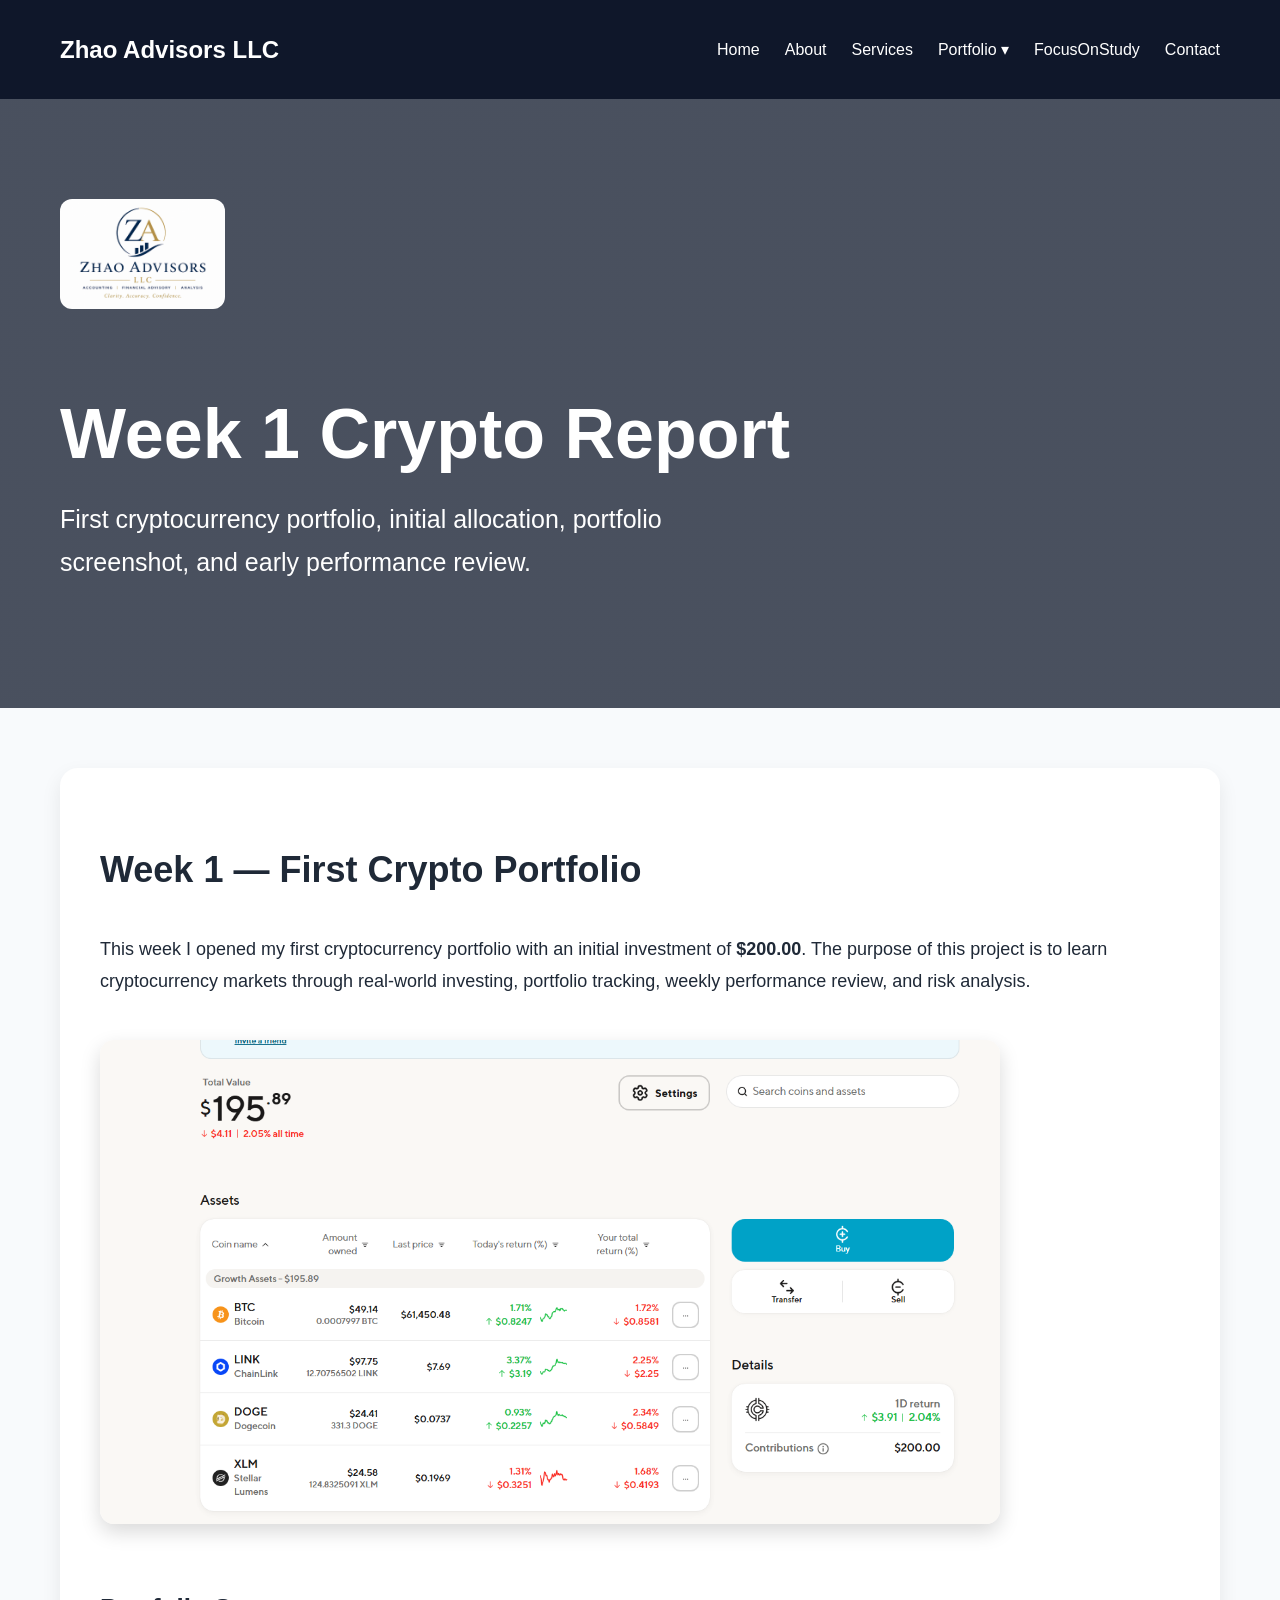
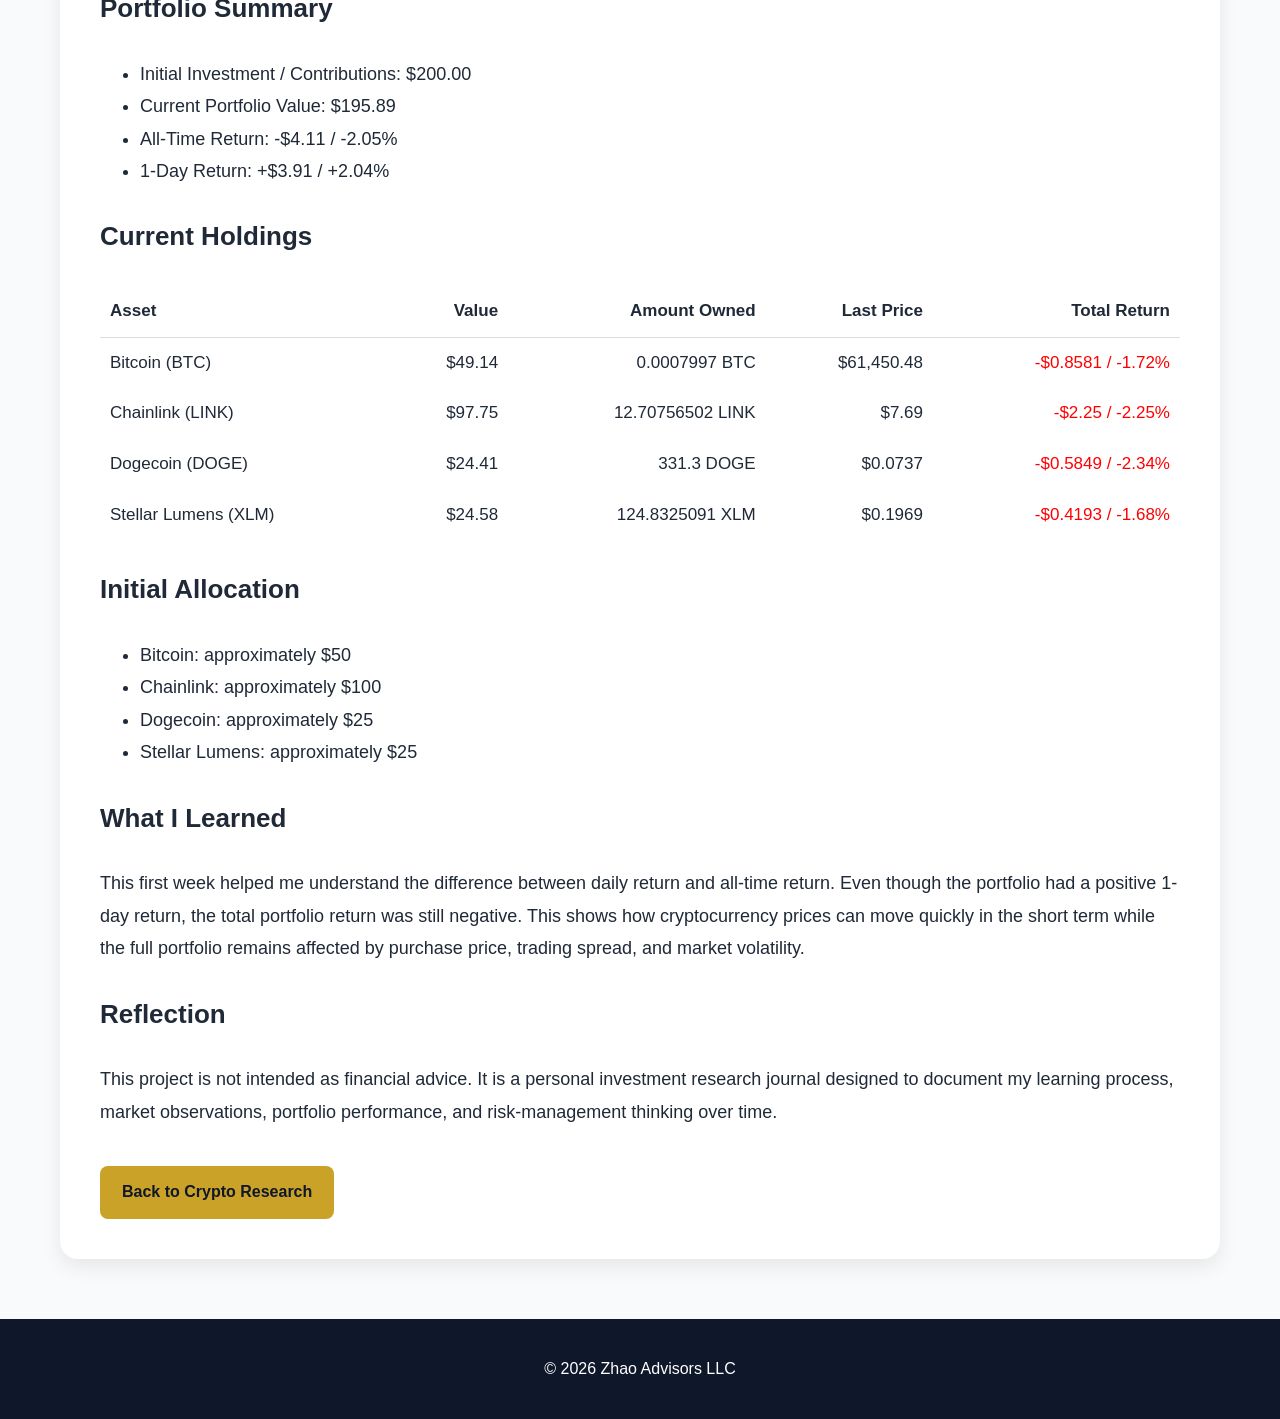
<file: reports/week1.html>
<!DOCTYPE html>
<html lang="en">

<head>
    <meta charset="UTF-8">
    <meta name="viewport" content="width=device-width, initial-scale=1.0">
    <title>Week 1 Crypto Report | Zhao Advisors LLC</title>
    <link rel="stylesheet" href="../style.css">
</head>

<body>

<header>
    <div class="logo">Zhao Advisors LLC</div>

    <nav>
        <a href="../index.html">Home</a>
        <a href="../about.html">About</a>
        <a href="../services.html">Services</a>

        <div class="dropdown">
            <span class="dropbtn">Portfolio ▾</span>
            <div class="dropdown-content">
                <a href="../portfolio.html#ai-projects">Analytics & AI Projects</a>
                <a href="../portfolio.html#financial-projects">Financial Analytics</a>
                <a href="../portfolio.html#crypto-journey">Crypto Investment Journey</a>
                <a href="../portfolio.html#accounting-projects">Accounting & Systems</a>
            </div>
        </div>

        <a href="../focus/index.html">FocusOnStudy</a>
        <a href="../contact.html">Contact</a>
    </nav>
</header>

<section class="hero">
    <img src="../logo.png"
         alt="Zhao Advisors Logo"
         style="height:110px; border-radius:12px; margin-bottom:25px;">

    <h1>Week 1 Crypto Report</h1>

    <p>
        First cryptocurrency portfolio, initial allocation, portfolio screenshot,
        and early performance review.
    </p>
</section>

<section class="section">

    <div class="card" style="max-width:1100px; margin:auto; padding:40px; line-height:1.8;">

        <h2 style="font-size:36px;">Week 1 — First Crypto Portfolio</h2>

        <p style="font-size:18px;">
            This week I opened my first cryptocurrency portfolio with an initial investment of
            <strong>$200.00</strong>. The purpose of this project is to learn cryptocurrency markets
            through real-world investing, portfolio tracking, weekly performance review, and risk analysis.
        </p>

        <img src="../images/portfolio/week1.png"
             alt="Week 1 Crypto Portfolio Screenshot"
             style="width:100%; max-width:900px; border-radius:14px; margin:25px 0; box-shadow:0 8px 20px rgba(0,0,0,0.15);">

        <h3 style="font-size:26px;">Portfolio Summary</h3>

        <ul style="font-size:18px;">
            <li>Initial Investment / Contributions: $200.00</li>
            <li>Current Portfolio Value: $195.89</li>
            <li>All-Time Return: -$4.11 / -2.05%</li>
            <li>1-Day Return: +$3.91 / +2.04%</li>
        </ul>

        <h3 style="font-size:26px;">Current Holdings</h3>

        <table style="width:100%; border-collapse:collapse; font-size:17px; margin:20px 0;">
            <tr>
                <th style="text-align:left; border-bottom:1px solid #ddd; padding:10px;">Asset</th>
                <th style="text-align:right; border-bottom:1px solid #ddd; padding:10px;">Value</th>
                <th style="text-align:right; border-bottom:1px solid #ddd; padding:10px;">Amount Owned</th>
                <th style="text-align:right; border-bottom:1px solid #ddd; padding:10px;">Last Price</th>
                <th style="text-align:right; border-bottom:1px solid #ddd; padding:10px;">Total Return</th>
            </tr>

            <tr>
                <td style="padding:10px;">Bitcoin (BTC)</td>
                <td style="text-align:right; padding:10px;">$49.14</td>
                <td style="text-align:right; padding:10px;">0.0007997 BTC</td>
                <td style="text-align:right; padding:10px;">$61,450.48</td>
                <td style="text-align:right; padding:10px; color:red;">-$0.8581 / -1.72%</td>
            </tr>

            <tr>
                <td style="padding:10px;">Chainlink (LINK)</td>
                <td style="text-align:right; padding:10px;">$97.75</td>
                <td style="text-align:right; padding:10px;">12.70756502 LINK</td>
                <td style="text-align:right; padding:10px;">$7.69</td>
                <td style="text-align:right; padding:10px; color:red;">-$2.25 / -2.25%</td>
            </tr>

            <tr>
                <td style="padding:10px;">Dogecoin (DOGE)</td>
                <td style="text-align:right; padding:10px;">$24.41</td>
                <td style="text-align:right; padding:10px;">331.3 DOGE</td>
                <td style="text-align:right; padding:10px;">$0.0737</td>
                <td style="text-align:right; padding:10px; color:red;">-$0.5849 / -2.34%</td>
            </tr>

            <tr>
                <td style="padding:10px;">Stellar Lumens (XLM)</td>
                <td style="text-align:right; padding:10px;">$24.58</td>
                <td style="text-align:right; padding:10px;">124.8325091 XLM</td>
                <td style="text-align:right; padding:10px;">$0.1969</td>
                <td style="text-align:right; padding:10px; color:red;">-$0.4193 / -1.68%</td>
            </tr>
        </table>

        <h3 style="font-size:26px;">Initial Allocation</h3>

        <ul style="font-size:18px;">
            <li>Bitcoin: approximately $50</li>
            <li>Chainlink: approximately $100</li>
            <li>Dogecoin: approximately $25</li>
            <li>Stellar Lumens: approximately $25</li>
        </ul>

        <h3 style="font-size:26px;">What I Learned</h3>

        <p style="font-size:18px;">
            This first week helped me understand the difference between daily return and all-time return.
            Even though the portfolio had a positive 1-day return, the total portfolio return was still negative.
            This shows how cryptocurrency prices can move quickly in the short term while the full portfolio
            remains affected by purchase price, trading spread, and market volatility.
        </p>

        <h3 style="font-size:26px;">Reflection</h3>

        <p style="font-size:18px;">
            This project is not intended as financial advice. It is a personal investment research journal
            designed to document my learning process, market observations, portfolio performance,
            and risk-management thinking over time.
        </p>

        <a class="button" href="../crypto-reports.html">
            Back to Crypto Research
        </a>

    </div>

</section>

<footer>
    <p>© 2026 Zhao Advisors LLC</p>
</footer>

</body>
</html>
</file>
<file: style.css>
body {
    margin: 0;
    font-family: Arial, sans-serif;
    color: #1f2937;
    background: #f8fafc;
}

header {
    background: #0f172a;
    color: white;
    padding: 20px 60px;
    display: flex;
    justify-content: space-between;
    align-items: center;
}

.logo {
    font-size: 24px;
    font-weight: bold;
}

/* Navigation */

nav {
    display: flex;
    align-items: center;
}

nav a {
    color: white;
    text-decoration: none;
    margin-left: 25px;
}

/* Hero */

.hero {
    padding: 100px 60px;
    background:
        linear-gradient(rgba(15,23,42,.75), rgba(15,23,42,.75)),
        url("https://images.unsplash.com/photo-1554224155-6726b3ff858f");
    background-size: cover;
    background-position: center;
    color: white;
}

.hero h1 {
    font-size: 70px;
    line-height: 1.1;
    margin-bottom: 25px;
}

.hero p {
    font-size: 25px;
    max-width: 700px;
    line-height: 1.7;
}

/* Sections */

.section {
    padding: 60px;
    max-width: 1800px;
    margin: auto;
}

.cards {
    display: grid;
    grid-template-columns: repeat(auto-fit, minmax(650px,1fr));
    gap: 40px;
    margin-top: 50px;
}

/* Cards */

.credential-image {
    width: 100%;
    height: 300px;
    object-fit: contain;
    background: white;
    border-radius: 12px;
    padding: 15px;
    margin-bottom: 20px;
}

.card {
    background: white;
    padding: 30px;
    border-radius: 18px;
    box-shadow: 0 8px 20px rgba(0,0,0,0.08);
    transition: .3s;
}

.card:hover {
    transform: translateY(-6px);
}

/* Buttons */

.button {
    display: inline-block;
    margin-top: 20px;
    background: #c9a227;
    color: #0f172a;
    padding: 12px 22px;
    border-radius: 8px;
    text-decoration: none;
    font-weight: bold;
}

.button:hover {
    background: #d8b03a;
}

/* Footer */

footer {
    background: #0f172a;
    color: white;
    text-align: center;
    padding: 25px;
}

footer a {
    color: #c9a227;
    text-decoration: none;
    font-weight: 600;
}

footer a:hover {
    color: #e0bb4d;
    text-decoration: underline;
}

/* ===========================
   Portfolio Dropdown Menu
   =========================== */

.dropdown {
    position: relative;
    display: inline-block;
    margin-left: 25px;
}

.dropbtn {
    color: white;
    text-decoration: none;
    cursor: pointer;
    display: block;
    padding: 20px 0;
}

/* Dropdown Box */

.dropdown-content {
    display: none;
    position: absolute;

    /* This removes the gap */
    top: 100%;
    left: 0;

    min-width: 280px;

    background: #0f172a;

    border-radius: 10px;

    box-shadow: 0 12px 30px rgba(0,0,0,.30);

    z-index: 99999;

    overflow: hidden;
}

/* Links */

.dropdown-content a {
    color: white;
    padding: 14px 18px;
    display: block;
    text-decoration: none;
    font-size: 15px;
    margin-left: 0;
    transition: background .25s;
}

.dropdown-content a:hover {
    background: #1e293b;
}

/* Show Menu */

.dropdown:hover .dropdown-content {
    display: block;
}

/* Smooth Scrolling */

html {
    scroll-behavior: smooth;
}
</file>
<file: focus/style.css>
body {
    font-family: Arial, sans-serif;
    background-color: #f4f7fa;
    margin: 0;
    padding: 0;
}

.container {
    max-width: 700px;
    margin: 50px auto;
    background: white;
    padding: 30px;
    border-radius: 12px;
    box-shadow: 0px 3px 12px rgba(0,0,0,0.15);
    text-align: center;
}

h1 {
    color: #2563eb;
}

input {
    width: 80%;
    padding: 12px;
    margin: 10px;
    border: 1px solid #ccc;
    border-radius: 6px;
}

button {
    background-color: #2563eb;
    color: white;
    border: none;
    padding: 12px 18px;
    margin: 8px;
    border-radius: 6px;
    cursor: pointer;
}

button:hover {
    background-color: #1d4ed8;
}

#timer {
    font-size: 48px;
    font-weight: bold;
    margin: 20px;
    color: #111827;
}

#goalDisplay {
    color: green;
    font-weight: bold;
}
</file>
